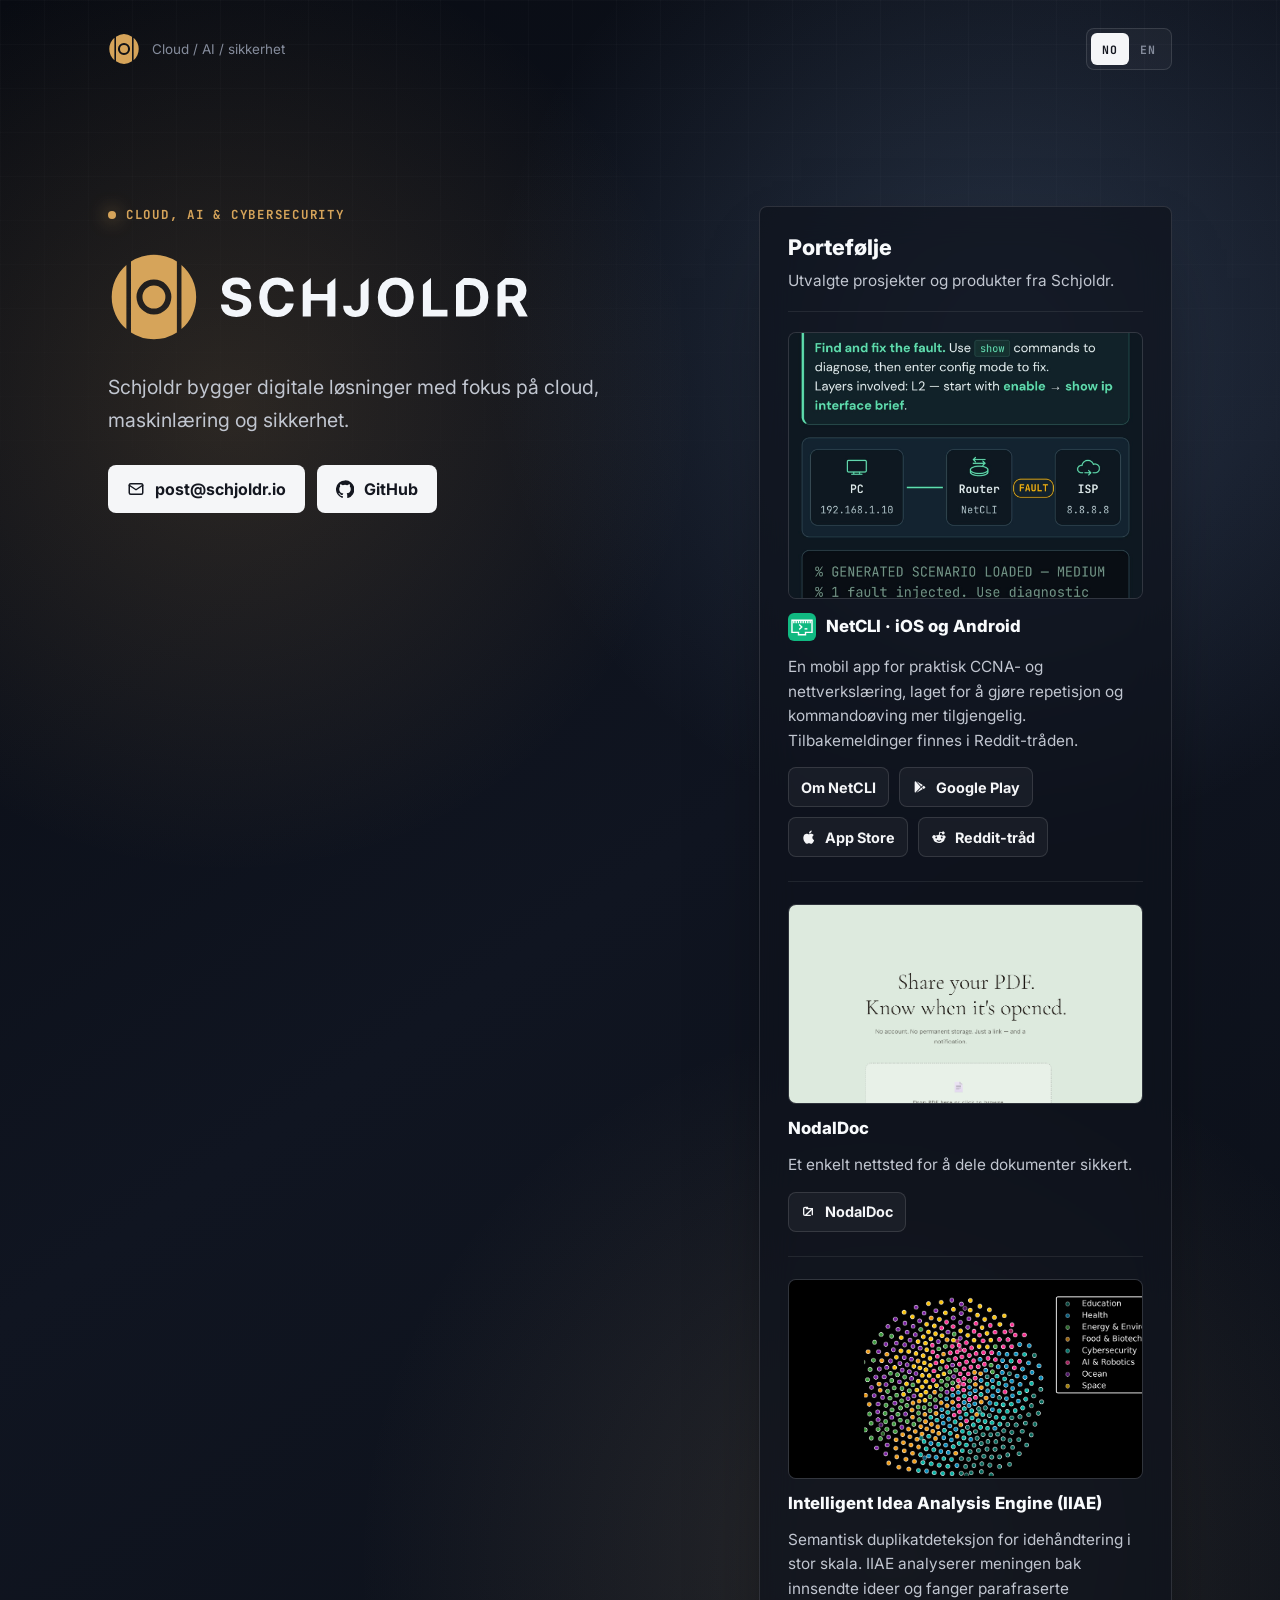
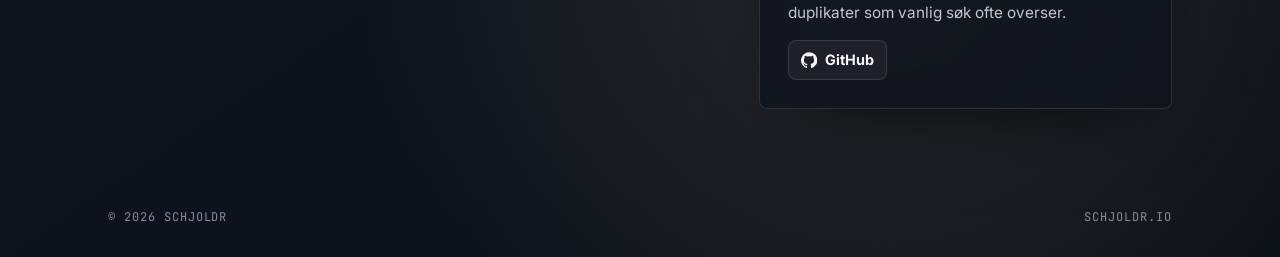
<file: index.html>
<!DOCTYPE html>
<html lang="no">
<head>
  <meta charset="UTF-8" />
  <meta name="viewport" content="width=device-width, initial-scale=1.0" />
  <title>Schjoldr</title>
  <meta name="description" content="Schjoldr bygger digitale løsninger med fokus på cloud, maskinlæring og sikkerhet." />
  <meta name="robots" content="noindex" />

  <meta property="og:title" content="Schjoldr" />
  <meta property="og:description" content="Digitale løsninger med fokus på cloud, maskinlæring og sikkerhet." />
  <meta property="og:type" content="website" />
  <meta property="og:url" content="https://schjoldr.io" />
  <meta property="og:image" content="https://schjoldr.io/assets/brand/og-image.png" />
  <meta property="og:image:width" content="1200" />
  <meta property="og:image:height" content="630" />

  <link rel="icon" href="assets/brand/favicon.ico" sizes="any" />
  <link rel="icon" type="image/svg+xml" href="assets/brand/favicon.svg" />
  <link rel="apple-touch-icon" href="assets/brand/icon-180.png" />

  <link rel="preconnect" href="https://fonts.googleapis.com" />
  <link rel="preconnect" href="https://fonts.gstatic.com" crossorigin />
  <link href="https://fonts.googleapis.com/css2?family=Inter:wght@400;500;600;700;800&family=JetBrains+Mono:wght@500;700&display=swap" rel="stylesheet" />

  <style>
    :root {
      --bg: #0a0d14;
      --panel: rgba(14, 18, 28, 0.72);
      --panel-strong: rgba(243, 239, 230, 0.96);
      --text: #f5f6f8;
      --text-soft: #c1c6d0;
      --text-dim: #858c9c;
      --ink: #141720;
      --border: rgba(255, 255, 255, 0.12);
      --accent: #8ab0e0;
      --gold: #c9b089;
      --bronze: #d6a45a;
      --shadow: 0 30px 80px -42px rgba(0, 0, 0, 0.9);
    }

    * {
      box-sizing: border-box;
      margin: 0;
      padding: 0;
    }

    html {
      min-height: 100%;
      background: var(--bg);
    }

    body {
      min-height: 100vh;
      font-family: "Inter", -apple-system, BlinkMacSystemFont, "Segoe UI", sans-serif;
      color: var(--text);
      background:
        radial-gradient(circle at 18% 22%, rgba(214, 164, 90, 0.16), transparent 26%),
        radial-gradient(circle at 78% 18%, rgba(138, 176, 224, 0.20), transparent 28%),
        radial-gradient(circle at 70% 84%, rgba(201, 176, 137, 0.15), transparent 30%),
        linear-gradient(145deg, #080b12 0%, #101521 48%, #0b0f17 100%);
      -webkit-font-smoothing: antialiased;
      overflow-x: hidden;
    }

    body::before {
      content: "";
      position: fixed;
      inset: 0;
      pointer-events: none;
      background-image:
        linear-gradient(rgba(255, 255, 255, 0.035) 1px, transparent 1px),
        linear-gradient(90deg, rgba(255, 255, 255, 0.035) 1px, transparent 1px);
      background-size: 44px 44px;
      mask-image: linear-gradient(to bottom, rgba(0, 0, 0, 0.58), transparent 70%);
    }

    .page {
      position: relative;
      z-index: 1;
      min-height: 100vh;
      display: grid;
      grid-template-rows: auto auto 1fr;
      align-content: start;
      gap: 28px;
      width: 100%;
      max-width: 1120px;
      margin: 0 auto;
      padding: 28px;
      overflow: visible;
    }

    header,
    footer {
      display: flex;
      align-items: center;
      justify-content: space-between;
      gap: 18px;
    }

    .header-actions {
      display: inline-flex;
      align-items: center;
      gap: 12px;
    }

    .brand {
      display: inline-flex;
      align-items: center;
      gap: 12px;
      color: inherit;
      text-decoration: none;
    }

    .brand-mark {
      display: block;
      width: 32px;
      height: 32px;
    }

    .brand-status {
      color: var(--text-dim);
      font-size: 0.84rem;
    }

    .language-toggle {
      display: inline-flex;
      align-items: center;
      min-height: 42px;
      padding: 4px;
      border: 1px solid var(--border);
      border-radius: 8px;
      background: rgba(255, 255, 255, 0.035);
    }

    .language-toggle button {
      min-width: 38px;
      min-height: 32px;
      padding: 0 10px;
      color: var(--text-dim);
      font: 700 0.72rem "JetBrains Mono", monospace;
      letter-spacing: 0.08em;
      text-transform: uppercase;
      border: 0;
      border-radius: 6px;
      background: transparent;
      cursor: pointer;
    }

    .language-toggle button[aria-pressed="true"] {
      color: var(--ink);
      background: var(--text);
    }

    main {
      display: grid;
      align-items: start;
      grid-template-columns: minmax(0, 1.05fr) minmax(320px, 0.75fr);
      gap: clamp(32px, 6vw, 72px);
      padding: clamp(72px, 12vh, 150px) 0 clamp(56px, 8vh, 100px);
    }

    main > * {
      min-width: 0;
    }

    .hero {
      display: grid;
      align-self: start;
      gap: 28px;
      width: 100%;
    }

    .eyebrow {
      display: inline-flex;
      align-items: center;
      width: fit-content;
      gap: 10px;
      color: var(--bronze);
      font-family: "JetBrains Mono", monospace;
      font-size: 0.78rem;
      font-weight: 700;
      letter-spacing: 0.14em;
      text-transform: uppercase;
    }

    .eyebrow::before {
      content: "";
      width: 8px;
      height: 8px;
      border-radius: 999px;
      background: var(--bronze);
      box-shadow: 0 0 18px rgba(214, 164, 90, 0.92);
    }

    h1 {
      max-width: 780px;
      font-size: clamp(3rem, 8vw, 6.6rem);
      line-height: 0.96;
      font-weight: 800;
      letter-spacing: 0;
      overflow-wrap: break-word;
    }

    .highlight {
      color: var(--accent);
    }

    .sr-only {
      position: absolute;
      width: 1px;
      height: 1px;
      padding: 0;
      margin: -1px;
      overflow: hidden;
      clip: rect(0, 0, 0, 0);
      white-space: nowrap;
      border: 0;
    }

    .hero-wordmark {
      width: min(100%, 420px);
      max-width: 100%;
    }

    .hero-wordmark img {
      display: block;
      width: 100%;
      height: auto;
    }

    .lead {
      width: 100%;
      max-width: 620px;
      color: var(--text-soft);
      font-size: clamp(1.05rem, 2vw, 1.22rem);
      line-height: 1.7;
      overflow-wrap: break-word;
    }

    .actions {
      display: flex;
      flex-wrap: wrap;
      gap: 12px;
    }

    .button {
      display: inline-flex;
      align-items: center;
      justify-content: center;
      gap: 10px;
      min-width: 0;
      min-height: 48px;
      padding: 0 18px;
      color: var(--ink);
      background: var(--text);
      border: 1px solid transparent;
      border-radius: 8px;
      font-weight: 700;
      text-decoration: none;
      transition: transform 0.2s ease, box-shadow 0.2s ease, border-color 0.2s ease;
    }

    .button:hover {
      transform: translateY(-2px);
      box-shadow: 0 18px 38px -24px rgba(245, 246, 248, 0.88);
    }

    .button.secondary {
      color: var(--text);
      background: rgba(255, 255, 255, 0.06);
      border-color: var(--border);
    }

    .button.secondary:hover {
      border-color: rgba(138, 176, 224, 0.58);
      box-shadow: 0 18px 38px -24px rgba(138, 176, 224, 0.7);
    }

    .button.pending {
      color: var(--text-dim);
      background: rgba(255, 255, 255, 0.035);
      border-color: rgba(255, 255, 255, 0.08);
      cursor: default;
    }

    .button.pending:hover {
      transform: none;
      box-shadow: none;
    }

    .button svg {
      width: 18px;
      height: 18px;
      flex: 0 0 auto;
    }

    .signal {
      position: relative;
      display: grid;
      gap: 18px;
      align-self: start;
      padding: clamp(18px, 3vw, 28px);
      background: var(--panel);
      border: 1px solid var(--border);
      border-radius: 8px;
      box-shadow: var(--shadow);
      backdrop-filter: blur(18px);
      overflow: hidden;
    }

    .portfolio-header {
      display: grid;
      gap: 8px;
      padding-bottom: 18px;
      border-bottom: 1px solid rgba(255, 255, 255, 0.08);
    }

    .portfolio-header h2 {
      color: #f8fafc;
      font-size: 1.35rem;
      line-height: 1.2;
      font-weight: 800;
      letter-spacing: 0;
    }

    .portfolio-header p {
      color: var(--text-soft);
      font-size: 0.96rem;
      line-height: 1.6;
    }

    .app-card {
      display: grid;
      gap: 14px;
      padding-top: 2px;
    }

    .app-card + .app-card {
      margin-top: 6px;
      border-top: 1px solid rgba(255, 255, 255, 0.08);
      padding-top: 22px;
    }

    .project-image {
      display: block;
      width: 100%;
      aspect-ratio: 16 / 9;
      object-fit: cover;
      object-position: top center;
      border: 1px solid rgba(255, 255, 255, 0.10);
      border-radius: 8px;
      background: rgba(255, 255, 255, 0.04);
    }

    .project-image-phone {
      aspect-ratio: 4 / 3;
      object-position: center 22%;
    }

    .app-card h2 {
      color: #f8fafc;
      font-size: 1.05rem;
      line-height: 1.25;
      font-weight: 800;
      letter-spacing: 0;
    }

    .app-title {
      display: flex;
      align-items: center;
      gap: 10px;
    }

    .app-title img {
      display: block;
      width: 28px;
      height: 28px;
    }

    .app-card p {
      color: var(--text-soft);
      font-size: 0.96rem;
      line-height: 1.6;
    }

    .mini-actions {
      display: flex;
      flex-wrap: wrap;
      gap: 10px;
    }

    .mini-link {
      display: inline-flex;
      align-items: center;
      justify-content: center;
      gap: 8px;
      min-height: 40px;
      padding: 0 12px;
      color: var(--text);
      text-decoration: none;
      font-size: 0.9rem;
      font-weight: 700;
      border: 1px solid var(--border);
      border-radius: 8px;
      background: rgba(255, 255, 255, 0.045);
      transition: border-color 0.2s ease, background 0.2s ease, transform 0.2s ease;
    }

    .mini-link:hover {
      transform: translateY(-1px);
      border-color: rgba(214, 164, 90, 0.58);
      background: rgba(214, 164, 90, 0.09);
    }

    .mini-link svg {
      width: 16px;
      height: 16px;
      flex: 0 0 auto;
    }

    footer {
      color: var(--text-dim);
      font-family: "JetBrains Mono", monospace;
      font-size: 0.75rem;
      letter-spacing: 0.08em;
      text-transform: uppercase;
      align-self: end;
      padding-bottom: 4px;
    }

    footer a {
      color: inherit;
      text-decoration: none;
    }

    footer a:hover {
      color: var(--text-soft);
      text-decoration: underline;
      text-underline-offset: 3px;
    }

    @media (max-width: 820px) {
      .page {
        padding: 20px 32px 20px 20px;
      }

      header,
      footer {
        align-items: flex-start;
        flex-direction: column;
      }

      .header-actions {
        align-items: flex-start;
        flex-direction: column;
      }

      main {
        grid-template-columns: 1fr;
        padding: 36px 0 48px;
      }

    }

    @media (max-width: 520px) {
      .actions {
        display: grid;
        grid-template-columns: 1fr;
        width: min(100%, 330px);
      }

      .lead {
        width: min(100%, 330px);
        font-size: 1rem;
        line-height: 1.58;
      }

      h1 {
        font-size: clamp(2.25rem, 10.5vw, 2.85rem);
        line-height: 1.02;
        word-break: normal;
      }

      .hero-wordmark {
        width: min(100%, 300px);
      }

      .button {
        width: 100%;
      }

      .signal {
        width: min(100%, 330px);
      }

    }
  </style>
</head>
<body>
  <div class="page">
    <header>
      <a class="brand" href="https://schjoldr.io" aria-label="Schjoldr forside" data-i18n-attr="aria-label:homeLabel">
        <img class="brand-mark" src="assets/brand/mark-on-dark.svg" alt="" width="32" height="32" />
        <span class="brand-status" data-i18n="brandStatus">Cloud / AI / sikkerhet</span>
      </a>

      <div class="header-actions">
        <div class="language-toggle" aria-label="Velg språk">
          <button type="button" data-lang="no" aria-pressed="true">NO</button>
          <button type="button" data-lang="en" aria-pressed="false">EN</button>
        </div>

      </div>
    </header>

    <main>
      <section class="hero" aria-labelledby="title">
        <p class="eyebrow" data-i18n="eyebrow">CLOUD, AI & CYBERSECURITY</p>
        <h1 id="title" class="sr-only">SCHJOLDR</h1>
        <div class="hero-wordmark" aria-hidden="true">
          <img src="assets/brand/lockup-on-dark.svg" alt="" width="796" height="174" />
        </div>
        <p class="lead" data-i18n="lead">
          Schjoldr bygger digitale løsninger med fokus på cloud, maskinlæring og sikkerhet.
        </p>

        <div class="actions" aria-label="Lenker" data-i18n-attr="aria-label:linksLabel">
          <a class="button" href="mailto:post@schjoldr.io">
            <svg viewBox="0 0 24 24" fill="none" stroke="currentColor" stroke-width="2" stroke-linecap="round" stroke-linejoin="round" aria-hidden="true">
              <rect x="3" y="5" width="18" height="14" rx="2" />
              <path d="m3 7 9 6 9-6" />
            </svg>
            post@schjoldr.io
          </a>

          <a class="button" href="https://github.com/cgarmann" target="_blank" rel="noopener noreferrer">
            <svg viewBox="0 0 24 24" fill="currentColor" aria-hidden="true">
              <path d="M12 .5a12 12 0 0 0-3.79 23.39c.6.11.82-.26.82-.58v-2.1c-3.34.73-4.04-1.42-4.04-1.42-.55-1.38-1.34-1.75-1.34-1.75-1.09-.74.08-.73.08-.73 1.2.09 1.84 1.24 1.84 1.24 1.07 1.83 2.8 1.3 3.49.99.11-.78.42-1.3.76-1.6-2.67-.3-5.47-1.33-5.47-5.92 0-1.31.47-2.38 1.24-3.22-.13-.3-.54-1.52.11-3.17 0 0 1-.32 3.3 1.23a11.43 11.43 0 0 1 6 0c2.29-1.55 3.3-1.23 3.3-1.23.65 1.65.24 2.87.12 3.17.77.84 1.23 1.91 1.23 3.22 0 4.6-2.81 5.62-5.49 5.92.43.37.82 1.1.82 2.22v3.29c0 .32.21.7.83.58A12 12 0 0 0 12 .5Z" />
            </svg>
            GitHub
          </a>

        </div>
      </section>

      <aside class="signal" aria-label="Portefølje" data-i18n-attr="aria-label:panelLabel">
        <div class="portfolio-header">
          <h2 data-i18n="portfolioTitle">Portefølje</h2>
          <p data-i18n="portfolioDescription">Utvalgte prosjekter og produkter fra Schjoldr.</p>
        </div>

        <div class="app-card">
          <img class="project-image project-image-phone" src="assets/images/netcli-terminal.jpg" alt="NetCLI app forhåndsvisning" data-i18n-attr="alt:netcliImageAlt" />
          <h2 class="app-title"><img src="assets/brand/netcli-icon.svg" alt="" width="28" height="28" /><span data-i18n="appTitle">NetCLI · iOS og Android</span></h2>
          <p data-i18n="appDescription">
            En mobil app for praktisk CCNA- og nettverkslæring, laget for å gjøre repetisjon og kommandoøving mer tilgjengelig. Tilbakemeldinger finnes i Reddit-tråden.
          </p>
          <div class="mini-actions" aria-label="NetCLI lenker" data-i18n-attr="aria-label:appLinksLabel">
            <a class="mini-link" href="netcli/" data-i18n="appWebsite">Om NetCLI</a>
            <a class="mini-link" href="https://play.google.com/store/apps/details?id=io.schjoldr.netcli&amp;pcampaignid=web_share" target="_blank" rel="noopener noreferrer">
              <svg viewBox="0 0 24 24" fill="currentColor" aria-hidden="true">
                <path d="M5.31 3.2A1.55 1.55 0 0 0 4 4.73v14.54c0 .54.28 1.03.74 1.31l8.33-8.4L5.31 3.2Zm8.73 7.99 2.19-2.2L6.67 3.51l7.37 7.68Zm2.2 3.82-2.2-2.2-7.37 7.68 9.57-5.48Zm1.15-4.95-2.38 2.4 2.38 2.4 1.78-1.02a1.55 1.55 0 0 0 0-2.76l-1.78-1.02Z" />
              </svg>
              Google Play
            </a>
            <a class="mini-link" href="https://apps.apple.com/app/netcli-network-cli-trainer/id6770298746" target="_blank" rel="noopener noreferrer">
              <svg viewBox="0 0 24 24" fill="currentColor" aria-hidden="true">
                <path d="M17.05 12.86c-.03-2.54 2.08-3.77 2.18-3.83-1.19-1.74-3.03-1.98-3.67-2-1.55-.16-3.05.93-3.84.93-.8 0-2.02-.91-3.32-.88-1.68.03-3.25.99-4.11 2.51-1.77 3.07-.45 7.59 1.25 10.07.85 1.21 1.84 2.57 3.14 2.52 1.27-.05 1.74-.81 3.27-.81 1.52 0 1.96.81 3.31.78 1.36-.02 2.22-1.22 3.04-2.44.98-1.39 1.38-2.77 1.4-2.84-.03-.01-2.66-1.02-2.69-4.01Zm-2.06-7.5c.69-.86 1.16-2.03 1.03-3.21-1 .04-2.25.69-2.98 1.54-.64.74-1.21 1.96-1.06 3.1 1.13.09 2.28-.57 2.99-1.43Z" />
              </svg>
              App Store
            </a>
            <a class="mini-link" href="https://www.reddit.com/r/ccna/comments/1t78y22/i_wanted_a_better_way_to_study_networking_on_my/" target="_blank" rel="noopener noreferrer">
              <svg viewBox="0 0 24 24" fill="currentColor" aria-hidden="true">
                <path d="M22 12.1a2.7 2.7 0 0 0-4.58-1.94 13.12 13.12 0 0 0-4.33-1.1l.73-3.44 2.39.51a2.1 2.1 0 1 0 .3-1.42l-3.09-.66a.74.74 0 0 0-.88.57l-.94 4.42a13.33 13.33 0 0 0-4.98 1.1A2.7 2.7 0 1 0 3.65 14.5c-.03.18-.05.37-.05.56 0 3.31 3.76 6 8.4 6s8.4-2.69 8.4-6c0-.19-.02-.38-.05-.56A2.7 2.7 0 0 0 22 12.1ZM7.86 14.1a1.38 1.38 0 1 1 0-2.76 1.38 1.38 0 0 1 0 2.76Zm7.36 3.85c-.92.92-2.69.99-3.22.99s-2.3-.07-3.22-.99a.74.74 0 1 1 1.05-1.05c.42.42 1.47.56 2.17.56s1.75-.14 2.17-.56a.74.74 0 0 1 1.05 1.05Zm.92-3.85a1.38 1.38 0 1 1 0-2.76 1.38 1.38 0 0 1 0 2.76Z" />
              </svg>
              <span data-i18n="redditLink">Reddit-tråd</span>
            </a>
          </div>
        </div>

        <div class="app-card">
          <img class="project-image" src="assets/images/nodaldoc-preview.png" alt="NodalDoc forhåndsvisning" data-i18n-attr="alt:nodalImageAlt" />
          <h2 data-i18n="nodalTitle">NodalDoc</h2>
          <p data-i18n="nodalDescription">
            Et enkelt nettsted for å dele dokumenter sikkert.
          </p>
          <div class="mini-actions" aria-label="NodalDoc lenker" data-i18n-attr="aria-label:nodalLinksLabel">
            <a class="mini-link" href="https://www.nodaldoc.io/" target="_blank" rel="noopener noreferrer">
              <svg viewBox="0 0 24 24" fill="none" stroke="currentColor" stroke-width="2" stroke-linecap="round" stroke-linejoin="round" aria-hidden="true">
                <path d="M7 17 17 7" />
                <path d="M8 7h9v9" />
                <path d="M14 17H6a2 2 0 0 1-2-2V7a2 2 0 0 1 2-2h4" />
              </svg>
              NodalDoc
            </a>
          </div>
        </div>

        <div class="app-card">
          <img class="project-image" src="assets/images/iiae-preview.png" alt="IIAE ideanalyse forhåndsvisning" data-i18n-attr="alt:iiaeImageAlt" />
          <h2 data-i18n="iiaeTitle">Intelligent Idea Analysis Engine (IIAE)</h2>
          <p data-i18n="iiaeDescription">
            Semantisk duplikatdeteksjon for idehåndtering i stor skala. IIAE analyserer meningen bak innsendte ideer og fanger parafraserte duplikater som vanlig søk ofte overser.
          </p>
          <div class="mini-actions" aria-label="IIAE lenker" data-i18n-attr="aria-label:iiaeLinksLabel">
            <a class="mini-link" href="https://github.com/cgarmann/Intelligent-Idea-Analysis-Engine-IIAE" target="_blank" rel="noopener noreferrer">
              <svg viewBox="0 0 24 24" fill="currentColor" aria-hidden="true">
                <path d="M12 .5a12 12 0 0 0-3.79 23.39c.6.11.82-.26.82-.58v-2.1c-3.34.73-4.04-1.42-4.04-1.42-.55-1.38-1.34-1.75-1.34-1.75-1.09-.74.08-.73.08-.73 1.2.09 1.84 1.24 1.84 1.24 1.07 1.83 2.8 1.3 3.49.99.11-.78.42-1.3.76-1.6-2.67-.3-5.47-1.33-5.47-5.92 0-1.31.47-2.38 1.24-3.22-.13-.3-.54-1.52.11-3.17 0 0 1-.32 3.3 1.23a11.43 11.43 0 0 1 6 0c2.29-1.55 3.3-1.23 3.3-1.23.65 1.65.24 2.87.12 3.17.77.84 1.23 1.91 1.23 3.22 0 4.6-2.81 5.62-5.49 5.92.43.37.82 1.1.82 2.22v3.29c0 .32.21.7.83.58A12 12 0 0 0 12 .5Z" />
              </svg>
              GitHub
            </a>
          </div>
        </div>
      </aside>
    </main>

    <footer>
      <span>© 2026 SCHJOLDR</span>
      <span>schjoldr.io</span>
    </footer>
  </div>
  <script>
    const translations = {
      no: {
        documentTitle: "Schjoldr",
        metaDescription: "Schjoldr bygger digitale løsninger med fokus på cloud, maskinlæring og sikkerhet.",
        brandStatus: "Cloud / AI / sikkerhet",
        eyebrow: "CLOUD, AI & CYBERSECURITY",
        lead: "Schjoldr bygger digitale løsninger med fokus på cloud, maskinlæring og sikkerhet.",
        portfolioTitle: "Portefølje",
        portfolioDescription: "Utvalgte prosjekter og produkter fra Schjoldr.",
        appTitle: "NetCLI · iOS og Android",
        appDescription: "En mobil app for praktisk CCNA- og nettverkslæring, laget for å gjøre repetisjon og kommandoøving mer tilgjengelig. Tilbakemeldinger finnes i Reddit-tråden.",
        netcliImageAlt: "NetCLI app forhåndsvisning",
        redditLink: "Reddit-tråd",
        appLinksLabel: "NetCLI lenker",
        appWebsite: "Om NetCLI",
        nodalTitle: "NodalDoc",
        nodalDescription: "Et enkelt nettsted for å dele dokumenter sikkert.",
        nodalImageAlt: "NodalDoc forhåndsvisning",
        nodalLinksLabel: "NodalDoc lenker",
        iiaeTitle: "Intelligent Idea Analysis Engine (IIAE)",
        iiaeDescription: "Semantisk duplikatdeteksjon for idehåndtering i stor skala. IIAE analyserer meningen bak innsendte ideer og fanger parafraserte duplikater som vanlig søk ofte overser.",
        iiaeImageAlt: "IIAE ideanalyse forhåndsvisning",
        iiaeLinksLabel: "IIAE lenker",
        linksLabel: "Lenker",
        languageLabel: "Velg språk",
        homeLabel: "Schjoldr forside",
        panelLabel: "Portefølje"
      },
      en: {
        documentTitle: "Schjoldr",
        metaDescription: "Schjoldr builds digital solutions with a focus on cloud, machine learning, and security.",
        brandStatus: "Cloud / AI / security",
        eyebrow: "CLOUD, AI & CYBERSECURITY",
        lead: "Schjoldr builds digital solutions with a focus on cloud, machine learning, and security.",
        portfolioTitle: "Portfolio",
        portfolioDescription: "Selected projects and products from Schjoldr.",
        appTitle: "NetCLI · iOS and Android",
        appDescription: "A mobile app for practical CCNA networking study, built to make review and command practice easier to access. User feedback is available in the Reddit thread.",
        netcliImageAlt: "NetCLI app preview",
        redditLink: "Reddit thread",
        appLinksLabel: "NetCLI links",
        appWebsite: "About NetCLI",
        nodalTitle: "NodalDoc",
        nodalDescription: "A lightweight site for sharing documents clearly and securely.",
        nodalImageAlt: "NodalDoc preview",
        nodalLinksLabel: "NodalDoc links",
        iiaeTitle: "Intelligent Idea Analysis Engine (IIAE)",
        iiaeDescription: "Semantic duplicate detection for idea management at scale. IIAE analyzes the meaning of submitted ideas and catches paraphrased duplicates that keyword search often misses.",
        iiaeImageAlt: "IIAE idea analysis preview",
        iiaeLinksLabel: "IIAE links",
        linksLabel: "Links",
        languageLabel: "Choose language",
        homeLabel: "Schjoldr home",
        panelLabel: "Portfolio"
      }
    };

    const languageButtons = document.querySelectorAll("[data-lang]");
    const metaDescription = document.querySelector('meta[name="description"]');

    function setLanguage(language) {
      const selected = translations[language] ? language : "no";
      const copy = translations[selected];

      document.documentElement.lang = selected;
      document.title = copy.documentTitle;
      metaDescription?.setAttribute("content", copy.metaDescription);

      document.querySelectorAll("[data-i18n]").forEach((element) => {
        element.textContent = copy[element.dataset.i18n];
      });

      document.querySelectorAll("[data-i18n-attr]").forEach((element) => {
        element.dataset.i18nAttr.split(",").forEach((pair) => {
          const [attribute, key] = pair.split(":");
          element.setAttribute(attribute, copy[key]);
        });
      });

      document.querySelector(".language-toggle")?.setAttribute("aria-label", copy.languageLabel);

      languageButtons.forEach((button) => {
        button.setAttribute("aria-pressed", String(button.dataset.lang === selected));
      });

      localStorage.setItem("schjoldr-language", selected);
    }

    languageButtons.forEach((button) => {
      button.addEventListener("click", () => setLanguage(button.dataset.lang));
    });

    setLanguage(localStorage.getItem("schjoldr-language") || "no");
  </script>
</body>
</html>
</file>
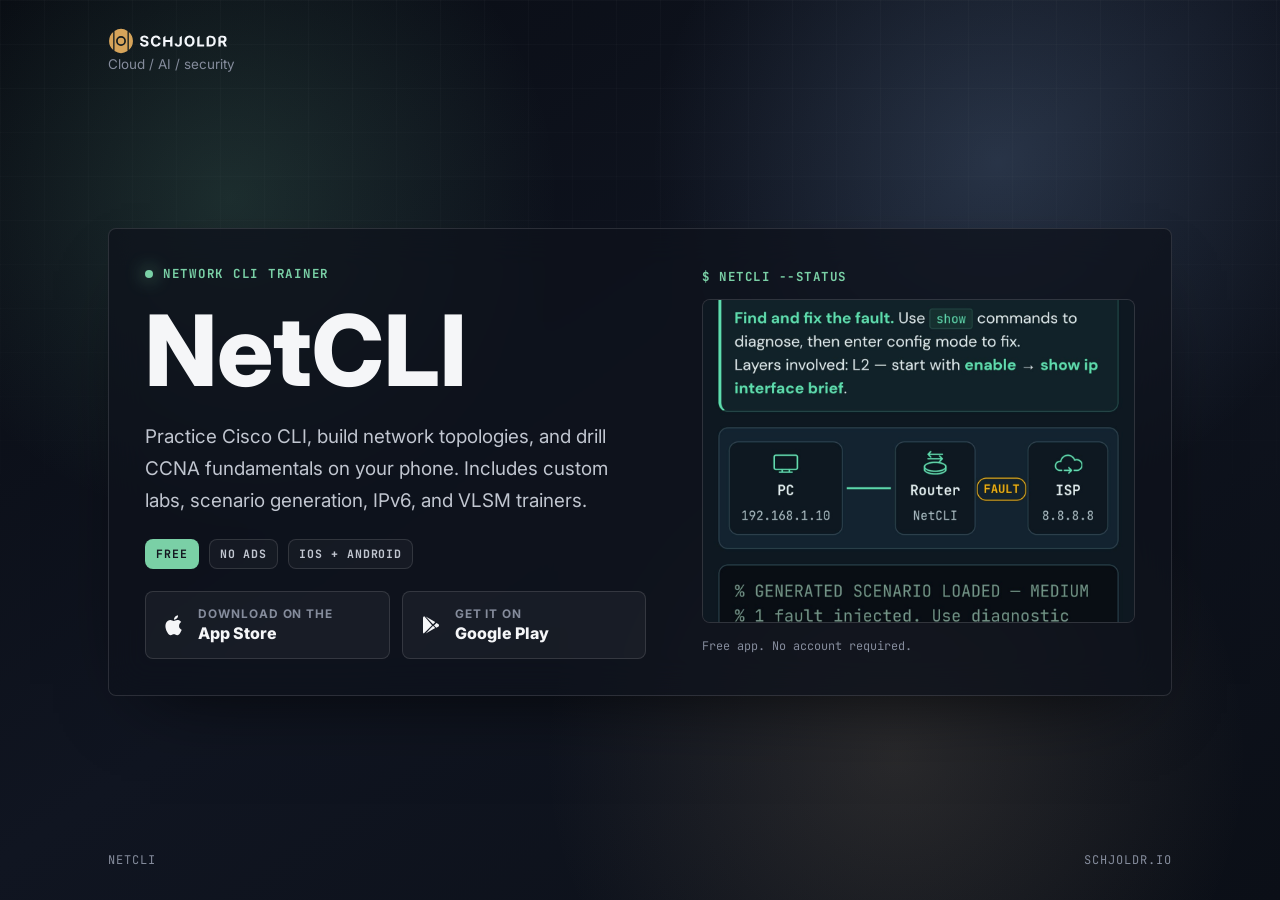
<file: link/index.html>
<!DOCTYPE html>
<html lang="en">
<head>
  <meta charset="UTF-8" />
  <meta name="viewport" content="width=device-width, initial-scale=1.0" />
  <title>NetCLI - Download</title>
  <meta name="description" content="Download NetCLI, a mobile CLI trainer for Cisco IOS practice, networking labs, IPv6, VLSM, and CCNA study." />
  <meta name="robots" content="index, follow" />

  <meta property="og:title" content="NetCLI - Download" />
  <meta property="og:description" content="Practice Cisco CLI and networking labs on iOS and Android." />
  <meta property="og:type" content="website" />
  <meta property="og:url" content="https://schjoldr.io/link/" />
  <meta property="og:image" content="https://schjoldr.io/assets/images/netcli-terminal.jpg" />

  <link rel="icon" href="../assets/brand/favicon.ico" sizes="any" />
  <link rel="icon" type="image/svg+xml" href="../assets/brand/favicon.svg" />
  <link rel="apple-touch-icon" href="../assets/brand/icon-180.png" />

  <link rel="preconnect" href="https://fonts.googleapis.com" />
  <link rel="preconnect" href="https://fonts.gstatic.com" crossorigin />
  <link href="https://fonts.googleapis.com/css2?family=Inter:wght@400;500;600;700;800&family=JetBrains+Mono:wght@500;700&display=swap" rel="stylesheet" />

  <style>
    :root {
      --bg: #0a0d14;
      --panel: rgba(14, 18, 28, 0.74);
      --text: #f5f6f8;
      --text-soft: #c1c6d0;
      --text-dim: #858c9c;
      --ink: #141720;
      --border: rgba(255, 255, 255, 0.12);
      --accent: #8ab0e0;
      --green: #7ad0a6;
      --shadow: 0 30px 80px -42px rgba(0, 0, 0, 0.9);
    }

    * {
      box-sizing: border-box;
      margin: 0;
      padding: 0;
    }

    html {
      min-height: 100%;
      background: var(--bg);
    }

    body {
      min-height: 100vh;
      font-family: "Inter", -apple-system, BlinkMacSystemFont, "Segoe UI", sans-serif;
      color: var(--text);
      background:
        radial-gradient(circle at 18% 22%, rgba(122, 208, 166, 0.16), transparent 26%),
        radial-gradient(circle at 78% 18%, rgba(138, 176, 224, 0.20), transparent 28%),
        radial-gradient(circle at 70% 84%, rgba(201, 176, 137, 0.15), transparent 30%),
        linear-gradient(145deg, #080b12 0%, #101521 48%, #0b0f17 100%);
      -webkit-font-smoothing: antialiased;
      overflow-x: hidden;
    }

    body::before {
      content: "";
      position: fixed;
      inset: 0;
      pointer-events: none;
      background-image:
        linear-gradient(rgba(255, 255, 255, 0.035) 1px, transparent 1px),
        linear-gradient(90deg, rgba(255, 255, 255, 0.035) 1px, transparent 1px);
      background-size: 44px 44px;
      mask-image: linear-gradient(to bottom, rgba(0, 0, 0, 0.62), transparent 72%);
    }

    .page {
      position: relative;
      z-index: 1;
      min-height: 100vh;
      display: grid;
      grid-template-rows: auto 1fr auto;
      gap: 28px;
      width: 100%;
      max-width: 1120px;
      margin: 0 auto;
      padding: 28px;
    }

    header,
    footer {
      display: flex;
      align-items: center;
      justify-content: space-between;
      gap: 18px;
    }

    .brand {
      display: inline-flex;
      align-items: center;
      color: inherit;
      text-decoration: none;
    }

    .brand-text {
      display: grid;
      gap: 2px;
    }

    .brand-lockup {
      display: block;
      width: auto;
      height: 26px;
    }

    .brand-status,
    footer {
      color: var(--text-dim);
      font-size: 0.84rem;
    }

    main {
      display: grid;
      align-items: center;
      padding: clamp(42px, 8vh, 92px) 0;
    }

    .download-panel {
      display: grid;
      grid-template-columns: minmax(0, 0.95fr) minmax(280px, 0.82fr);
      gap: clamp(24px, 5vw, 56px);
      align-items: center;
      padding: clamp(20px, 4vw, 36px);
      background: var(--panel);
      border: 1px solid var(--border);
      border-radius: 8px;
      box-shadow: var(--shadow);
      backdrop-filter: blur(18px);
    }

    .copy {
      display: grid;
      gap: 22px;
    }

    .eyebrow {
      display: inline-flex;
      align-items: center;
      width: fit-content;
      gap: 10px;
      color: var(--green);
      font-family: "JetBrains Mono", monospace;
      font-size: 0.78rem;
      font-weight: 700;
      letter-spacing: 0.14em;
      text-transform: uppercase;
    }

    .eyebrow::before {
      content: "";
      width: 8px;
      height: 8px;
      border-radius: 999px;
      background: var(--green);
      box-shadow: 0 0 18px rgba(122, 208, 166, 0.92);
    }

    h1 {
      max-width: 620px;
      font-size: clamp(3.25rem, 8vw, 6.15rem);
      line-height: 0.96;
      font-weight: 800;
      letter-spacing: 0;
      overflow-wrap: break-word;
    }

    .lead {
      max-width: 580px;
      color: var(--text-soft);
      font-size: clamp(1.02rem, 2vw, 1.18rem);
      line-height: 1.7;
    }

    .badges {
      display: flex;
      flex-wrap: wrap;
      gap: 10px;
    }

    .badge {
      display: inline-flex;
      align-items: center;
      min-height: 30px;
      padding: 0 10px;
      color: var(--text-soft);
      font-family: "JetBrains Mono", monospace;
      font-size: 0.72rem;
      font-weight: 700;
      letter-spacing: 0.08em;
      text-transform: uppercase;
      border: 1px solid var(--border);
      border-radius: 8px;
      background: rgba(255, 255, 255, 0.035);
    }

    .badge.highlight {
      color: var(--ink);
      background: var(--green);
      border-color: transparent;
    }

    .actions {
      display: grid;
      grid-template-columns: repeat(2, minmax(0, 1fr));
      gap: 12px;
      width: min(100%, 520px);
    }

    .store-link {
      display: flex;
      align-items: center;
      gap: 12px;
      min-height: 68px;
      padding: 0 16px;
      color: var(--text);
      text-decoration: none;
      border: 1px solid var(--border);
      border-radius: 8px;
      background: rgba(255, 255, 255, 0.045);
      transition: border-color 0.2s ease, background 0.2s ease, transform 0.2s ease;
    }

    .store-link:hover {
      transform: translateY(-2px);
      border-color: rgba(122, 208, 166, 0.58);
      background: rgba(122, 208, 166, 0.09);
    }

    .store-link svg {
      width: 24px;
      height: 24px;
      flex: 0 0 auto;
    }

    .store-copy {
      display: grid;
      gap: 2px;
      min-width: 0;
    }

    .store-kicker {
      color: var(--text-dim);
      font-size: 0.74rem;
      font-weight: 700;
      text-transform: uppercase;
      letter-spacing: 0.08em;
    }

    .store-name {
      color: var(--text);
      font-size: 1rem;
      font-weight: 800;
    }

    .preview {
      display: grid;
      gap: 14px;
    }

    .terminal-label {
      color: var(--green);
      font-family: "JetBrains Mono", monospace;
      font-size: 0.78rem;
      font-weight: 700;
      letter-spacing: 0.12em;
      text-transform: uppercase;
    }

    .preview img {
      display: block;
      width: 100%;
      aspect-ratio: 4 / 3;
      object-fit: cover;
      object-position: center 22%;
      border: 1px solid rgba(255, 255, 255, 0.10);
      border-radius: 8px;
      background: rgba(255, 255, 255, 0.04);
    }

    .preview-note {
      color: var(--text-dim);
      font-family: "JetBrains Mono", monospace;
      font-size: 0.74rem;
      line-height: 1.6;
    }

    footer {
      font-family: "JetBrains Mono", monospace;
      font-size: 0.75rem;
      letter-spacing: 0.08em;
      text-transform: uppercase;
      padding-bottom: 4px;
    }

    footer a {
      color: inherit;
      text-decoration: none;
    }

    footer a:hover {
      color: var(--text-soft);
      text-decoration: underline;
      text-underline-offset: 3px;
    }

    @media (max-width: 840px) {
      .page {
        padding: 20px;
      }

      header,
      footer {
        align-items: flex-start;
        flex-direction: column;
      }

      main {
        padding: 24px 0 42px;
      }

      .download-panel {
        grid-template-columns: 1fr;
      }
    }

    @media (max-width: 560px) {
      h1 {
        font-size: clamp(2.8rem, 16vw, 3.8rem);
      }

      .lead {
        font-size: 1rem;
        line-height: 1.58;
      }

      .actions {
        grid-template-columns: 1fr;
      }

      .store-link {
        width: 100%;
      }
    }
  </style>
</head>
<body>
  <div class="page">
    <header>
      <a class="brand" href="https://schjoldr.io" aria-label="Schjoldr home">
        <span class="brand-text">
          <img class="brand-lockup" src="../assets/brand/lockup-on-dark.svg" alt="Schjoldr" width="119" height="26" />
          <span class="brand-status">Cloud / AI / security</span>
        </span>
      </a>
    </header>

    <main>
      <section class="download-panel" aria-labelledby="title">
        <div class="copy">
          <p class="eyebrow">Network CLI trainer</p>
          <h1 id="title">NetCLI</h1>
          <p class="lead">
            Practice Cisco CLI, build network topologies, and drill CCNA fundamentals on your phone. Includes custom labs, scenario generation, IPv6, and VLSM trainers.
          </p>

          <div class="badges" aria-label="App highlights">
            <span class="badge highlight">Free</span>
            <span class="badge">No ads</span>
            <span class="badge">iOS + Android</span>
          </div>

          <div class="actions" aria-label="Download NetCLI">
            <a class="store-link" href="https://apps.apple.com/app/netcli-network-cli-trainer/id6770298746" target="_blank" rel="noopener noreferrer">
              <svg viewBox="0 0 24 24" fill="currentColor" aria-hidden="true">
                <path d="M17.05 12.86c-.03-2.54 2.08-3.77 2.18-3.83-1.19-1.74-3.03-1.98-3.67-2-1.55-.16-3.05.93-3.84.93-.8 0-2.02-.91-3.32-.88-1.68.03-3.25.99-4.11 2.51-1.77 3.07-.45 7.59 1.25 10.07.85 1.21 1.84 2.57 3.14 2.52 1.27-.05 1.74-.81 3.27-.81 1.52 0 1.96.81 3.31.78 1.36-.02 2.22-1.22 3.04-2.44.98-1.39 1.38-2.77 1.4-2.84-.03-.01-2.66-1.02-2.69-4.01Zm-2.06-7.5c.69-.86 1.16-2.03 1.03-3.21-1 .04-2.25.69-2.98 1.54-.64.74-1.21 1.96-1.06 3.1 1.13.09 2.28-.57 2.99-1.43Z" />
              </svg>
              <span class="store-copy">
                <span class="store-kicker">Download on the</span>
                <span class="store-name">App Store</span>
              </span>
            </a>

            <a class="store-link" href="https://play.google.com/store/apps/details?id=io.schjoldr.netcli&amp;pcampaignid=web_share" target="_blank" rel="noopener noreferrer">
              <svg viewBox="0 0 24 24" fill="currentColor" aria-hidden="true">
                <path d="M5.31 3.2A1.55 1.55 0 0 0 4 4.73v14.54c0 .54.28 1.03.74 1.31l8.33-8.4L5.31 3.2Zm8.73 7.99 2.19-2.2L6.67 3.51l7.37 7.68Zm2.2 3.82-2.2-2.2-7.37 7.68 9.57-5.48Zm1.15-4.95-2.38 2.4 2.38 2.4 1.78-1.02a1.55 1.55 0 0 0 0-2.76l-1.78-1.02Z" />
              </svg>
              <span class="store-copy">
                <span class="store-kicker">Get it on</span>
                <span class="store-name">Google Play</span>
              </span>
            </a>
          </div>
        </div>

        <div class="preview" aria-label="NetCLI app preview">
          <p class="terminal-label">$ netcli --status</p>
          <img src="../assets/images/netcli-terminal.jpg" alt="NetCLI app preview" />
          <p class="preview-note">Free app. No account required.</p>
        </div>
      </section>
    </main>

    <footer>
      <span>NetCLI</span>
      <a href="https://schjoldr.io">schjoldr.io</a>
    </footer>
  </div>
</body>
</html>
</file>
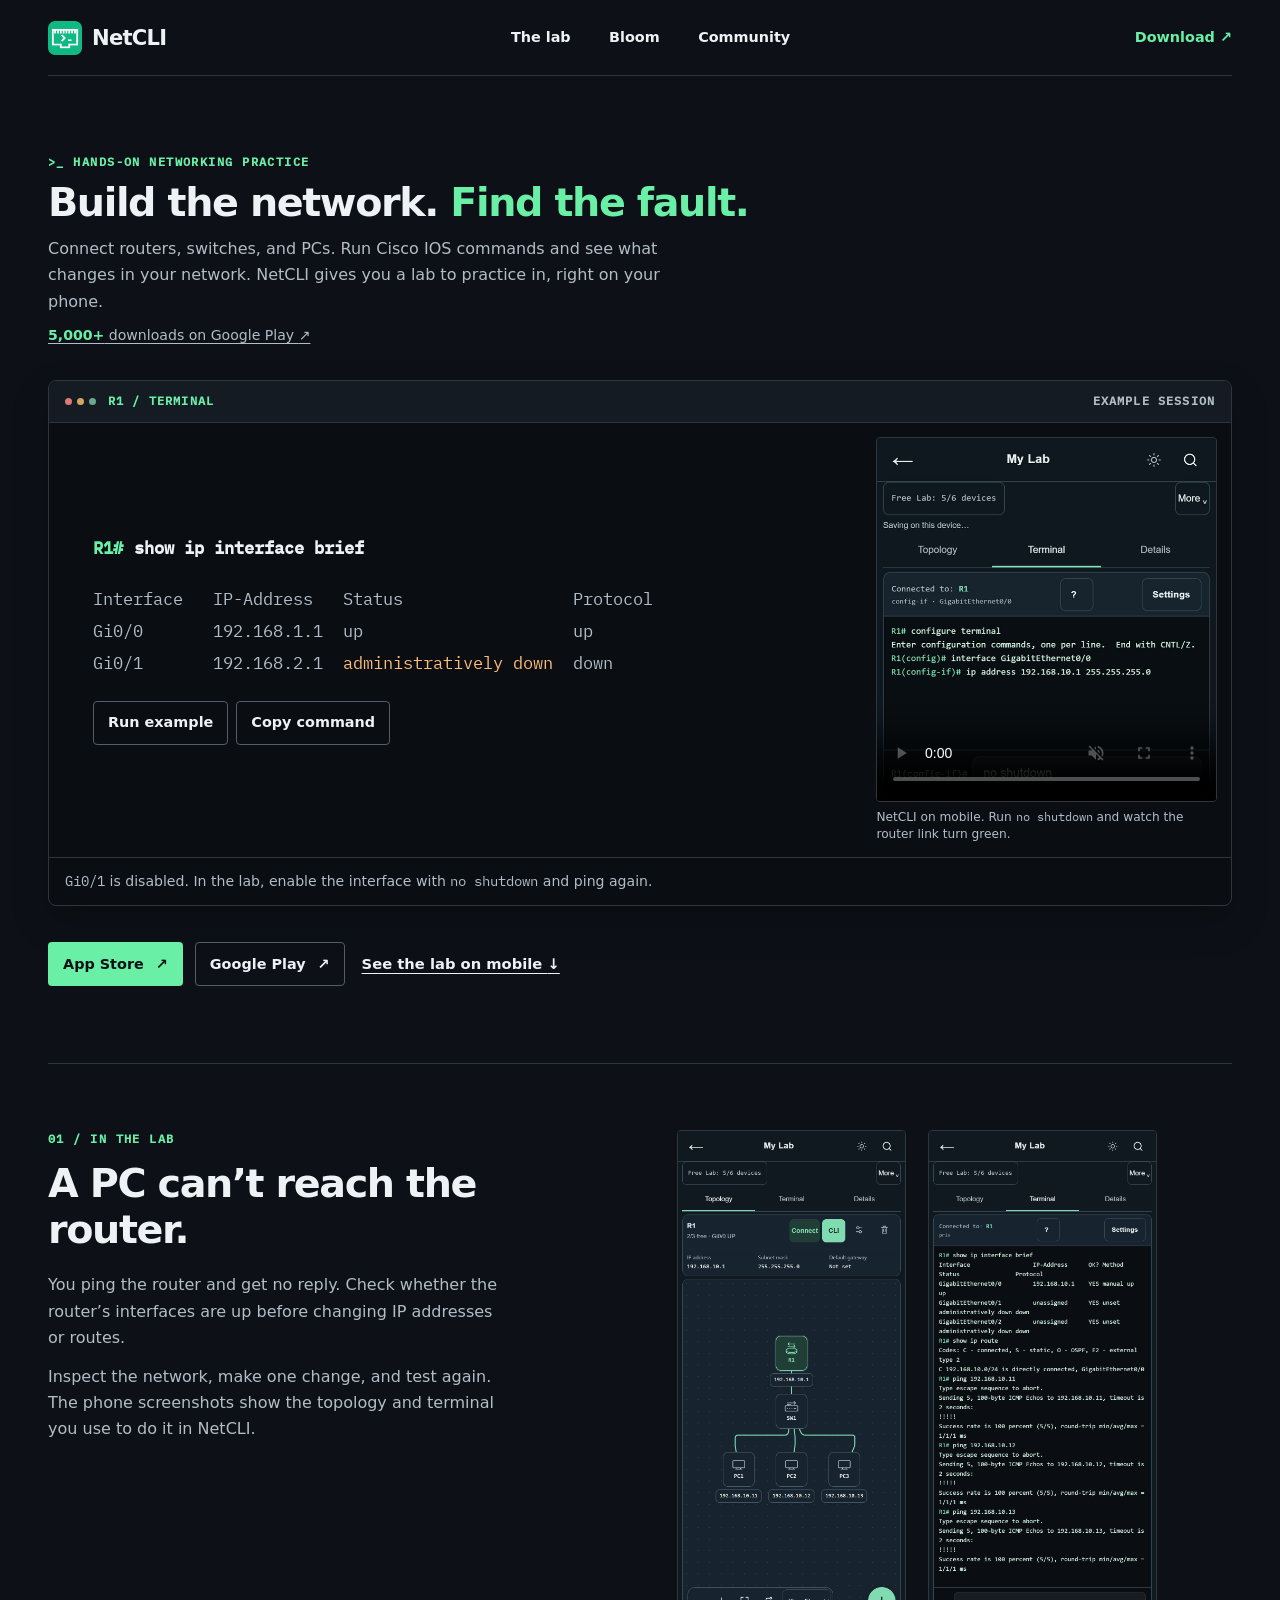
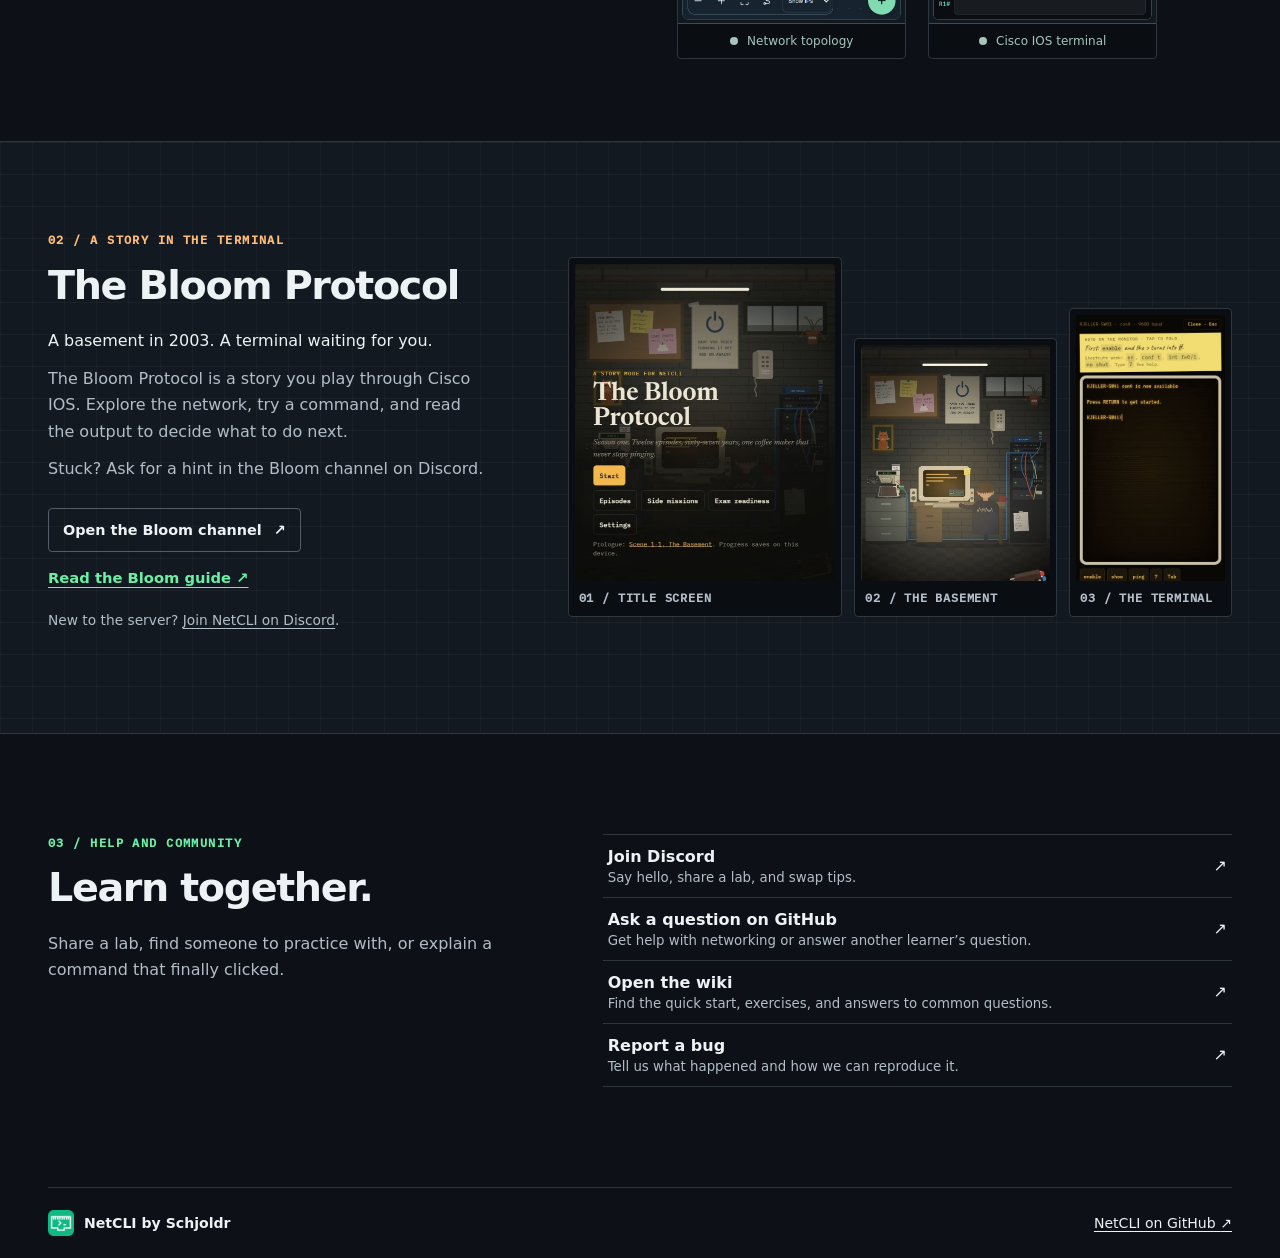
<file: netcli/index.html>
<!doctype html>
<html lang="en">
<head>
  <meta charset="utf-8">
  <meta name="viewport" content="width=device-width, initial-scale=1">
  <title>NetCLI – Hands-on networking practice</title>
  <meta name="description" content="Build networks, practice Cisco IOS commands, and troubleshoot hands-on labs. Play The Bloom Protocol and learn with the NetCLI community.">
  <link rel="canonical" href="https://schjoldr.io/netcli/">
  <link rel="icon" href="assets/netcli.png">
  <link rel="stylesheet" href="style.css?v=mobile-demo">
  <meta name="theme-color" content="#0d1117">
  <script src="terminal.js?v=mobile-demo" defer></script>
  <meta property="og:type" content="website">
  <meta property="og:title" content="NetCLI – Hands-on networking practice">
  <meta property="og:description" content="Build networks in practical labs, play The Bloom Protocol, and learn with other people practicing networking.">
  <meta property="og:url" content="https://schjoldr.io/netcli/">
  <meta property="og:image" content="https://schjoldr.io/netcli/assets/social-preview.png">
  <meta name="twitter:card" content="summary_large_image">
</head>
<body>
  <a class="skip" href="#content">Skip to content</a>
  <header class="masthead shell">
    <a class="brand" href="#content">
      <img src="assets/netcli.png" width="34" height="34" alt="">
      NetCLI
    </a>
    <nav aria-label="Main menu">
      <a href="#lab">The lab</a>
      <a href="#bloom">Bloom</a>
      <a href="#community">Community</a>
    </nav>
    <a class="header-cta" href="#download">Download <span aria-hidden="true">↗</span></a>
  </header>

  <main id="content">
    <section class="hero shell" aria-labelledby="hero-title">
      <div class="hero-copy">
        <p class="eyebrow"><span aria-hidden="true">&gt;_</span> Hands-on networking practice</p>
        <h1 id="hero-title">Build the network. <em>Find the fault.</em></h1>
        <p class="lede">Connect routers, switches, and PCs. Run Cisco IOS commands and see what changes in your network. NetCLI gives you a lab to practice in, right on your phone.</p>
        <a class="store-proof" href="https://play.google.com/store/apps/details?id=io.schjoldr.netcli"><strong>5,000+</strong> downloads on Google Play <span aria-hidden="true">↗</span></a>
      </div>
      <section class="exercise" aria-labelledby="demo-title">
        <div class="frame-bar">
          <div class="window-title">
            <span class="window-lights" aria-hidden="true"><span></span><span></span><span></span></span>
            <h2 id="demo-title">R1 / TERMINAL</h2>
          </div>
          <span>EXAMPLE SESSION</span>
        </div>
        <div class="demo-layout">
          <div class="terminal-demo">
            <p class="terminal-command"><span aria-hidden="true">R1#</span> <code id="demo-command">show ip interface brief</code></p>
            <div id="demo-output" class="terminal-output">
              <pre tabindex="0" aria-label="Example interface status output"><code>Interface   IP-Address   Status                 Protocol
Gi0/0       192.168.1.1  up                     up
Gi0/1       192.168.2.1  <span>administratively down</span>  down</code></pre>
            </div>
            <div class="terminal-actions" id="demo-actions" hidden>
              <button type="button" class="button outline" id="run-demo">Run example</button>
              <button type="button" class="button outline" id="copy-demo">Copy command</button>
              <span id="demo-status" role="status"></span>
            </div>
          </div>
          <figure class="mobile-demo">
            <video id="mobile-demo" width="672" height="720" muted loop playsinline controls preload="none" poster="assets/netcli-no-shutdown.jpg" aria-labelledby="mobile-demo-caption">
              <source src="assets/netcli-no-shutdown.mp4" type="video/mp4">
            </video>
            <figcaption id="mobile-demo-caption">NetCLI on mobile. Run <code>no shutdown</code> and watch the router link turn green.</figcaption>
          </figure>
        </div>
        <p class="exercise-note"><code>Gi0/1</code> is disabled. In the lab, enable the interface with <code>no shutdown</code> and ping again.</p>
      </section>
      <div class="actions hero-actions" id="download" aria-label="Download NetCLI">
        <a class="button primary" href="https://apps.apple.com/app/id6770298746">App Store <span aria-hidden="true">↗</span></a>
        <a class="button outline" href="https://play.google.com/store/apps/details?id=io.schjoldr.netcli">Google Play <span aria-hidden="true">↗</span></a>
        <a class="text-link" href="#lab">See the lab on mobile <span aria-hidden="true">↓</span></a>
      </div>
    </section>

    <section class="practice shell" id="lab" aria-labelledby="lab-title">
      <div>
        <p class="eyebrow">01 / In the lab</p>
        <h2 id="lab-title">A PC can’t reach the router.</h2>
        <p>You ping the router and get no reply. Check whether the router’s interfaces are up before changing IP addresses or routes.</p>
        <p>Inspect the network, make one change, and test again. The phone screenshots show the topology and terminal you use to do it in NetCLI.</p>
      </div>
      <div class="mobile-shots" aria-label="NetCLI on a phone">
        <figure class="lab-frame">
          <img src="assets/mobile-topology.png" width="860" height="1864" alt="NetCLI on a phone showing a router, a switch, and three PCs in My Lab">
          <figcaption><span class="signal"></span> Network topology</figcaption>
        </figure>
        <figure class="lab-frame">
          <img src="assets/mobile-terminal.png" width="860" height="1864" alt="NetCLI on a phone showing interface status and successful ping results in the router terminal">
          <figcaption><span class="signal"></span> Cisco IOS terminal</figcaption>
        </figure>
      </div>
    </section>

    <section class="bloom" id="bloom" aria-labelledby="bloom-title">
      <div class="shell bloom-grid">
        <div class="bloom-copy">
          <p class="eyebrow">02 / A story in the terminal</p>
          <h2 id="bloom-title">The Bloom Protocol</h2>
          <p class="bloom-lede">A basement in 2003. A terminal waiting for you.</p>
          <p>The Bloom Protocol is a story you play through Cisco IOS. Explore the network, try a command, and read the output to decide what to do next.</p>
          <p>Stuck? Ask for a hint in the Bloom channel on Discord.</p>
          <div class="actions">
            <a class="button outline" href="https://discord.com/channels/1563927892025413784/1568258866641371229">Open the Bloom channel <span aria-hidden="true">↗</span></a>
            <a class="text-link" href="https://github.com/Schjoldr/netcli/wiki/The-Bloom-Protocol">Read the Bloom guide <span aria-hidden="true">↗</span></a>
          </div>
          <p class="bloom-note">New to the server? <a href="https://discord.gg/c8bkfMB3N">Join NetCLI on Discord</a>.</p>
        </div>
        <div class="bloom-shots">
          <figure class="bloom-title-shot">
            <img src="assets/bloom-title-screen.png" width="520" height="633" alt="The Bloom Protocol title screen showing the basement, the Start button, and the season menu" loading="lazy">
            <figcaption>01 / Title screen</figcaption>
          </figure>
          <figure>
            <img src="assets/bloom-basement.jpg" width="358" height="446" alt="The basement in 2003 with a glowing terminal on the workbench" loading="lazy">
            <figcaption>02 / The basement</figcaption>
          </figure>
          <figure>
            <img src="assets/bloom-terminal.png" width="402" height="719" alt="The prologue terminal with a yellow hint note" loading="lazy">
            <figcaption>03 / The terminal</figcaption>
          </figure>
        </div>
      </div>
    </section>

    <section class="community shell" id="community" aria-labelledby="community-title">
      <div>
        <p class="eyebrow">03 / Help and community</p>
        <h2 id="community-title">Learn together.</h2>
        <p>Share a lab, find someone to practice with, or explain a command that finally clicked.</p>
      </div>
      <ul class="resources">
        <li><a href="https://discord.gg/c8bkfMB3N"><span><strong>Join Discord</strong><small>Say hello, share a lab, and swap tips.</small></span><span aria-hidden="true">↗</span></a></li>
        <li><a href="https://github.com/Schjoldr/netcli/discussions/categories/q-a"><span><strong>Ask a question on GitHub</strong><small>Get help with networking or answer another learner’s question.</small></span><span aria-hidden="true">↗</span></a></li>
        <li><a href="https://github.com/Schjoldr/netcli/wiki"><span><strong>Open the wiki</strong><small>Find the quick start, exercises, and answers to common questions.</small></span><span aria-hidden="true">↗</span></a></li>
        <li><a href="https://github.com/Schjoldr/netcli/issues/new/choose"><span><strong>Report a bug</strong><small>Tell us what happened and how we can reproduce it.</small></span><span aria-hidden="true">↗</span></a></li>
      </ul>
    </section>
  </main>

  <footer class="site-footer shell">
    <a class="brand" href="/"><img src="assets/netcli.png" width="26" height="26" alt=""> NetCLI by Schjoldr</a>
    <a href="https://github.com/Schjoldr/netcli">NetCLI on GitHub <span aria-hidden="true">↗</span></a>
  </footer>
</body>
</html>
</file>
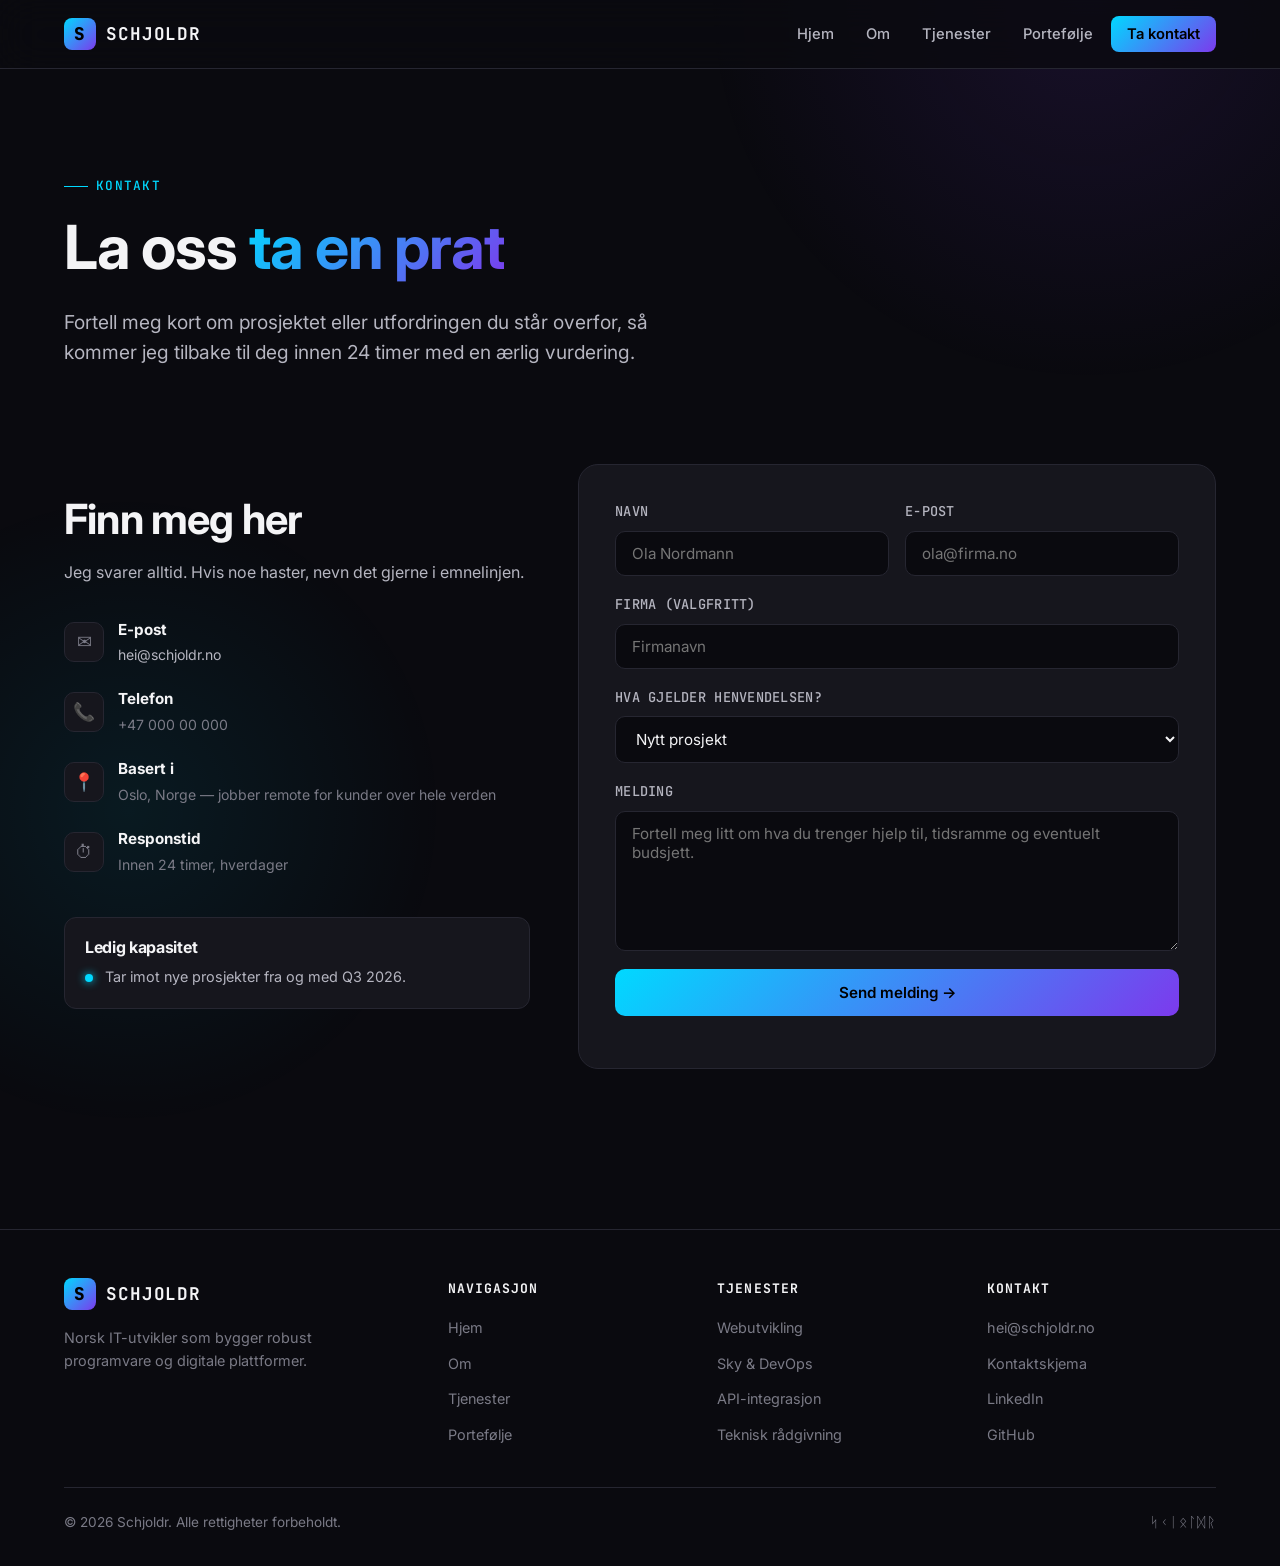
<file: kontakt.html>
<!DOCTYPE html>
<html lang="no">
<head>
  <meta charset="UTF-8" />
  <meta name="viewport" content="width=device-width, initial-scale=1.0" />
  <title>Kontakt — Schjoldr</title>
  <meta name="description" content="Ta kontakt med Schjoldr for utvikling, rådgivning eller bare en prat om tekniske muligheter." />
  <link rel="preconnect" href="https://fonts.googleapis.com" />
  <link rel="preconnect" href="https://fonts.gstatic.com" crossorigin />
  <link href="https://fonts.googleapis.com/css2?family=Inter:wght@400;500;600;700&family=JetBrains+Mono:wght@400;500;600;700&display=swap" rel="stylesheet" />
  <link rel="stylesheet" href="styles.css" />
</head>
<body>

  <header class="nav">
    <div class="nav-inner">
      <a href="index.html" class="logo">
        <span class="logo-mark">S</span>
        SCHJOLDR
      </a>
      <button class="nav-toggle" aria-label="Meny" aria-expanded="false">☰</button>
      <ul class="nav-links">
        <li><a href="index.html">Hjem</a></li>
        <li><a href="om.html">Om</a></li>
        <li><a href="tjenester.html">Tjenester</a></li>
        <li><a href="portefolje.html">Portefølje</a></li>
        <li><a href="kontakt.html" class="nav-cta active">Ta kontakt</a></li>
      </ul>
    </div>
  </header>

  <section class="hero" style="padding-bottom: 40px;">
    <div class="container">
      <span class="eyebrow">Kontakt</span>
      <h1>La oss <span class="gradient-text">ta en prat</span></h1>
      <p class="hero-lead">
        Fortell meg kort om prosjektet eller utfordringen du står overfor, så kommer jeg tilbake
        til deg innen 24 timer med en ærlig vurdering.
      </p>
    </div>
  </section>

  <section style="padding-top: 20px;">
    <div class="container">
      <div class="contact-grid">

        <div class="contact-info">
          <h2>Finn meg her</h2>
          <p>Jeg svarer alltid. Hvis noe haster, nevn det gjerne i emnelinjen.</p>

          <ul class="contact-list">
            <li>
              <span class="icon">✉</span>
              <div>
                <strong>E-post</strong>
                <a href="mailto:hei@schjoldr.no" style="color: var(--text-soft); font-size: 0.88rem;">hei@schjoldr.no</a>
              </div>
            </li>
            <li>
              <span class="icon">📞</span>
              <div>
                <strong>Telefon</strong>
                <span>+47 000 00 000</span>
              </div>
            </li>
            <li>
              <span class="icon">📍</span>
              <div>
                <strong>Basert i</strong>
                <span>Oslo, Norge — jobber remote for kunder over hele verden</span>
              </div>
            </li>
            <li>
              <span class="icon">⏱</span>
              <div>
                <strong>Responstid</strong>
                <span>Innen 24 timer, hverdager</span>
              </div>
            </li>
          </ul>

          <div style="margin-top: 40px; padding: 20px; background: var(--surface); border: 1px solid var(--border); border-radius: 12px;">
            <h4 style="font-size: 1rem; margin-bottom: 8px;">Ledig kapasitet</h4>
            <p style="font-size: 0.9rem; color: var(--text-soft); margin: 0;">
              <span style="display: inline-block; width: 8px; height: 8px; border-radius: 50%; background: #00d9ff; margin-right: 8px; box-shadow: 0 0 8px #00d9ff;"></span>
              Tar imot nye prosjekter fra og med Q3 2026.
            </p>
          </div>
        </div>

        <form class="form" id="kontakt-form" novalidate>
          <div class="form-row">
            <div class="field" style="margin-bottom: 0;">
              <label for="navn">NAVN</label>
              <input type="text" id="navn" name="navn" required placeholder="Ola Nordmann" />
            </div>
            <div class="field" style="margin-bottom: 0;">
              <label for="e-post">E-POST</label>
              <input type="email" id="e-post" name="e-post" required placeholder="ola@firma.no" />
            </div>
          </div>

          <div class="field">
            <label for="firma">FIRMA (VALGFRITT)</label>
            <input type="text" id="firma" name="firma" placeholder="Firmanavn" />
          </div>

          <div class="field">
            <label for="type">HVA GJELDER HENVENDELSEN?</label>
            <select id="type" name="type">
              <option value="nytt-prosjekt">Nytt prosjekt</option>
              <option value="radgivning">Teknisk rådgivning</option>
              <option value="eksisterende">Hjelp med eksisterende system</option>
              <option value="annet">Annet</option>
            </select>
          </div>

          <div class="field">
            <label for="melding">MELDING</label>
            <textarea id="melding" name="melding" required placeholder="Fortell meg litt om hva du trenger hjelp til, tidsramme og eventuelt budsjett."></textarea>
          </div>

          <button type="submit" class="btn btn-primary" style="width: 100%; justify-content: center;">Send melding →</button>

          <p id="form-status" style="margin-top: 16px; font-size: 0.9rem; text-align: center; color: var(--text-dim);"></p>
        </form>

      </div>
    </div>
  </section>

  <footer class="footer">
    <div class="container">
      <div class="footer-inner">
        <div class="footer-brand">
          <a href="index.html" class="logo">
            <span class="logo-mark">S</span>
            SCHJOLDR
          </a>
          <p>Norsk IT-utvikler som bygger robust programvare og digitale plattformer.</p>
        </div>
        <div>
          <h5>Navigasjon</h5>
          <ul>
            <li><a href="index.html">Hjem</a></li>
            <li><a href="om.html">Om</a></li>
            <li><a href="tjenester.html">Tjenester</a></li>
            <li><a href="portefolje.html">Portefølje</a></li>
          </ul>
        </div>
        <div>
          <h5>Tjenester</h5>
          <ul>
            <li><a href="tjenester.html">Webutvikling</a></li>
            <li><a href="tjenester.html">Sky &amp; DevOps</a></li>
            <li><a href="tjenester.html">API-integrasjon</a></li>
            <li><a href="tjenester.html">Teknisk rådgivning</a></li>
          </ul>
        </div>
        <div>
          <h5>Kontakt</h5>
          <ul>
            <li><a href="mailto:hei@schjoldr.no">hei@schjoldr.no</a></li>
            <li><a href="kontakt.html">Kontaktskjema</a></li>
            <li><a href="#">LinkedIn</a></li>
            <li><a href="#">GitHub</a></li>
          </ul>
        </div>
      </div>
      <div class="footer-bottom">
        <span>© 2026 Schjoldr. Alle rettigheter forbeholdt.</span>
        <span class="runic">ᛋᚲᛁᛟᛚᛞᚱ</span>
      </div>
    </div>
  </footer>

  <script src="script.js"></script>
</body>
</html>
</file>
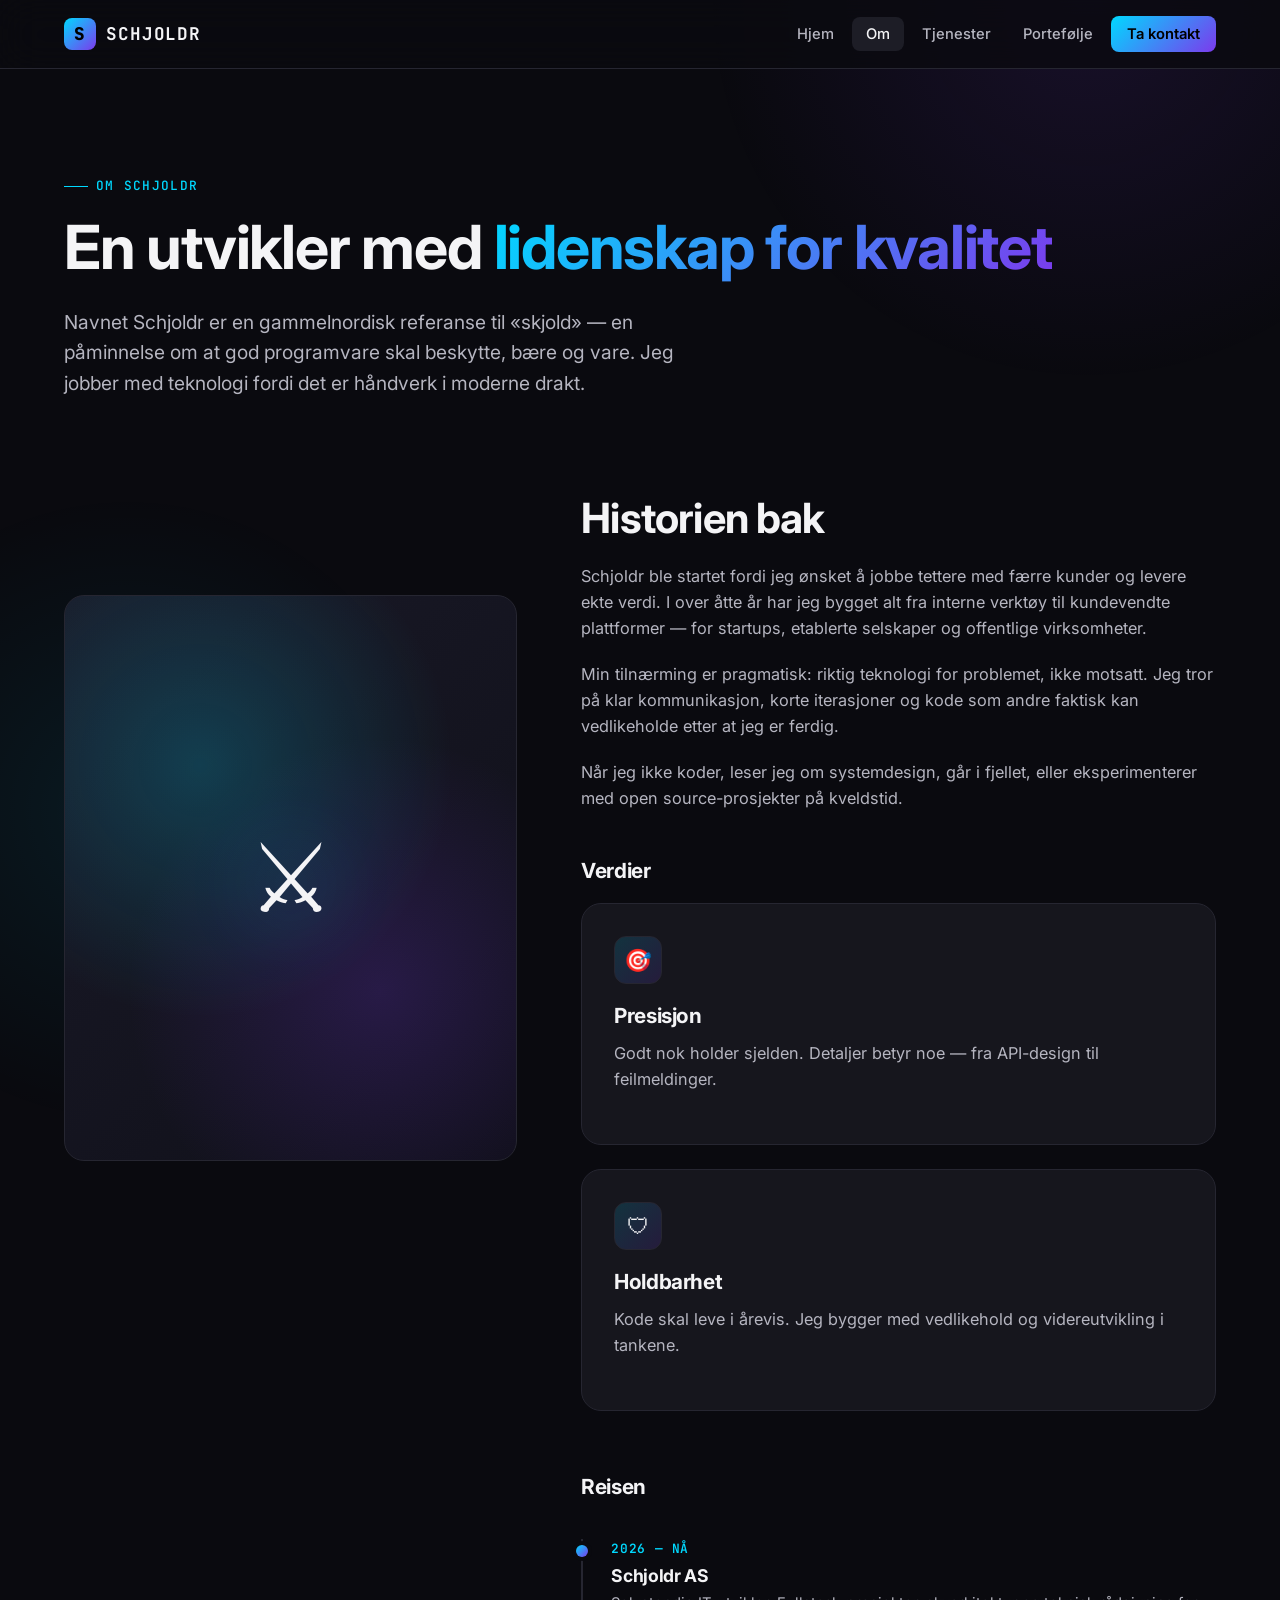
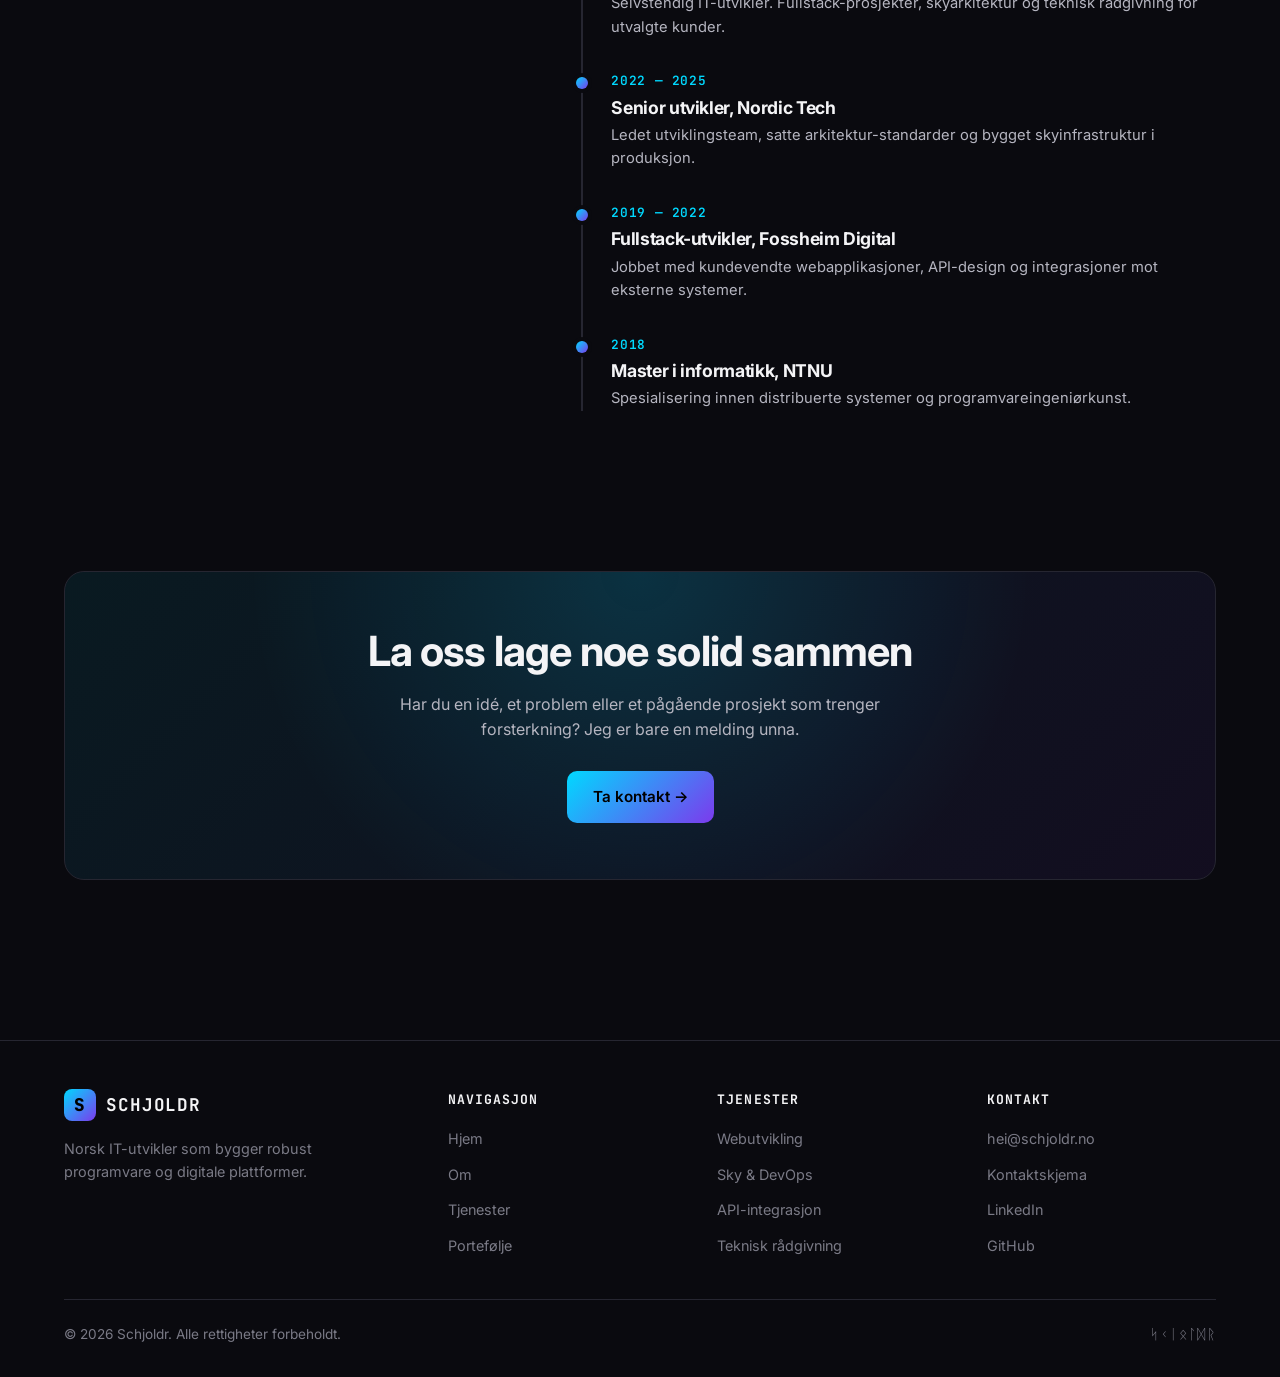
<file: om.html>
<!DOCTYPE html>
<html lang="no">
<head>
  <meta charset="UTF-8" />
  <meta name="viewport" content="width=device-width, initial-scale=1.0" />
  <title>Om — Schjoldr</title>
  <meta name="description" content="Bak Schjoldr står en erfaren norsk utvikler med lidenskap for godt håndverk og pålitelig programvare." />
  <link rel="preconnect" href="https://fonts.googleapis.com" />
  <link rel="preconnect" href="https://fonts.gstatic.com" crossorigin />
  <link href="https://fonts.googleapis.com/css2?family=Inter:wght@400;500;600;700&family=JetBrains+Mono:wght@400;500;600;700&display=swap" rel="stylesheet" />
  <link rel="stylesheet" href="styles.css" />
</head>
<body>

  <header class="nav">
    <div class="nav-inner">
      <a href="index.html" class="logo">
        <span class="logo-mark">S</span>
        SCHJOLDR
      </a>
      <button class="nav-toggle" aria-label="Meny" aria-expanded="false">☰</button>
      <ul class="nav-links">
        <li><a href="index.html">Hjem</a></li>
        <li><a href="om.html" class="active">Om</a></li>
        <li><a href="tjenester.html">Tjenester</a></li>
        <li><a href="portefolje.html">Portefølje</a></li>
        <li><a href="kontakt.html" class="nav-cta">Ta kontakt</a></li>
      </ul>
    </div>
  </header>

  <section class="hero" style="padding-bottom: 40px;">
    <div class="container">
      <span class="eyebrow">Om Schjoldr</span>
      <h1>En utvikler med <span class="gradient-text">lidenskap for kvalitet</span></h1>
      <p class="hero-lead">
        Navnet Schjoldr er en gammelnordisk referanse til «skjold» — en påminnelse om at god
        programvare skal beskytte, bære og vare. Jeg jobber med teknologi fordi det er
        håndverk i moderne drakt.
      </p>
    </div>
  </section>

  <section style="padding-top: 20px;">
    <div class="container">
      <div class="about-grid">
        <div class="about-visual">
          <span class="shield">⚔</span>
        </div>

        <div class="about-content">
          <h2>Historien bak</h2>
          <p>
            Schjoldr ble startet fordi jeg ønsket å jobbe tettere med færre kunder og levere
            ekte verdi. I over åtte år har jeg bygget alt fra interne verktøy til kundevendte
            plattformer — for startups, etablerte selskaper og offentlige virksomheter.
          </p>
          <p>
            Min tilnærming er pragmatisk: riktig teknologi for problemet, ikke motsatt.
            Jeg tror på klar kommunikasjon, korte iterasjoner og kode som andre faktisk kan
            vedlikeholde etter at jeg er ferdig.
          </p>
          <p>
            Når jeg ikke koder, leser jeg om systemdesign, går i fjellet, eller eksperimenterer
            med open source-prosjekter på kveldstid.
          </p>

          <h3 style="margin-top: 48px; margin-bottom: 8px;">Verdier</h3>
          <div class="grid grid-2" style="margin-top: 20px;">
            <div class="card">
              <div class="card-icon">🎯</div>
              <h3>Presisjon</h3>
              <p>Godt nok holder sjelden. Detaljer betyr noe — fra API-design til feilmeldinger.</p>
            </div>
            <div class="card">
              <div class="card-icon">🛡</div>
              <h3>Holdbarhet</h3>
              <p>Kode skal leve i årevis. Jeg bygger med vedlikehold og videreutvikling i tankene.</p>
            </div>
          </div>

          <h3 style="margin-top: 64px; margin-bottom: 8px;">Reisen</h3>
          <ol class="timeline" style="list-style: none;">
            <li class="timeline-item">
              <div class="year">2026 — NÅ</div>
              <h4>Schjoldr AS</h4>
              <p>Selvstendig IT-utvikler. Fullstack-prosjekter, skyarkitektur og teknisk rådgivning for utvalgte kunder.</p>
            </li>
            <li class="timeline-item">
              <div class="year">2022 — 2025</div>
              <h4>Senior utvikler, Nordic Tech</h4>
              <p>Ledet utviklingsteam, satte arkitektur-standarder og bygget skyinfrastruktur i produksjon.</p>
            </li>
            <li class="timeline-item">
              <div class="year">2019 — 2022</div>
              <h4>Fullstack-utvikler, Fossheim Digital</h4>
              <p>Jobbet med kundevendte webapplikasjoner, API-design og integrasjoner mot eksterne systemer.</p>
            </li>
            <li class="timeline-item">
              <div class="year">2018</div>
              <h4>Master i informatikk, NTNU</h4>
              <p>Spesialisering innen distribuerte systemer og programvareingeniørkunst.</p>
            </li>
          </ol>
        </div>
      </div>
    </div>
  </section>

  <section>
    <div class="container">
      <div class="cta-banner">
        <h2>La oss lage noe solid sammen</h2>
        <p>Har du en idé, et problem eller et pågående prosjekt som trenger forsterkning? Jeg er bare en melding unna.</p>
        <a href="kontakt.html" class="btn btn-primary">Ta kontakt →</a>
      </div>
    </div>
  </section>

  <footer class="footer">
    <div class="container">
      <div class="footer-inner">
        <div class="footer-brand">
          <a href="index.html" class="logo">
            <span class="logo-mark">S</span>
            SCHJOLDR
          </a>
          <p>Norsk IT-utvikler som bygger robust programvare og digitale plattformer.</p>
        </div>
        <div>
          <h5>Navigasjon</h5>
          <ul>
            <li><a href="index.html">Hjem</a></li>
            <li><a href="om.html">Om</a></li>
            <li><a href="tjenester.html">Tjenester</a></li>
            <li><a href="portefolje.html">Portefølje</a></li>
          </ul>
        </div>
        <div>
          <h5>Tjenester</h5>
          <ul>
            <li><a href="tjenester.html">Webutvikling</a></li>
            <li><a href="tjenester.html">Sky &amp; DevOps</a></li>
            <li><a href="tjenester.html">API-integrasjon</a></li>
            <li><a href="tjenester.html">Teknisk rådgivning</a></li>
          </ul>
        </div>
        <div>
          <h5>Kontakt</h5>
          <ul>
            <li><a href="mailto:hei@schjoldr.no">hei@schjoldr.no</a></li>
            <li><a href="kontakt.html">Kontaktskjema</a></li>
            <li><a href="#">LinkedIn</a></li>
            <li><a href="#">GitHub</a></li>
          </ul>
        </div>
      </div>
      <div class="footer-bottom">
        <span>© 2026 Schjoldr. Alle rettigheter forbeholdt.</span>
        <span class="runic">ᛋᚲᛁᛟᛚᛞᚱ</span>
      </div>
    </div>
  </footer>

  <script src="script.js"></script>
</body>
</html>
</file>
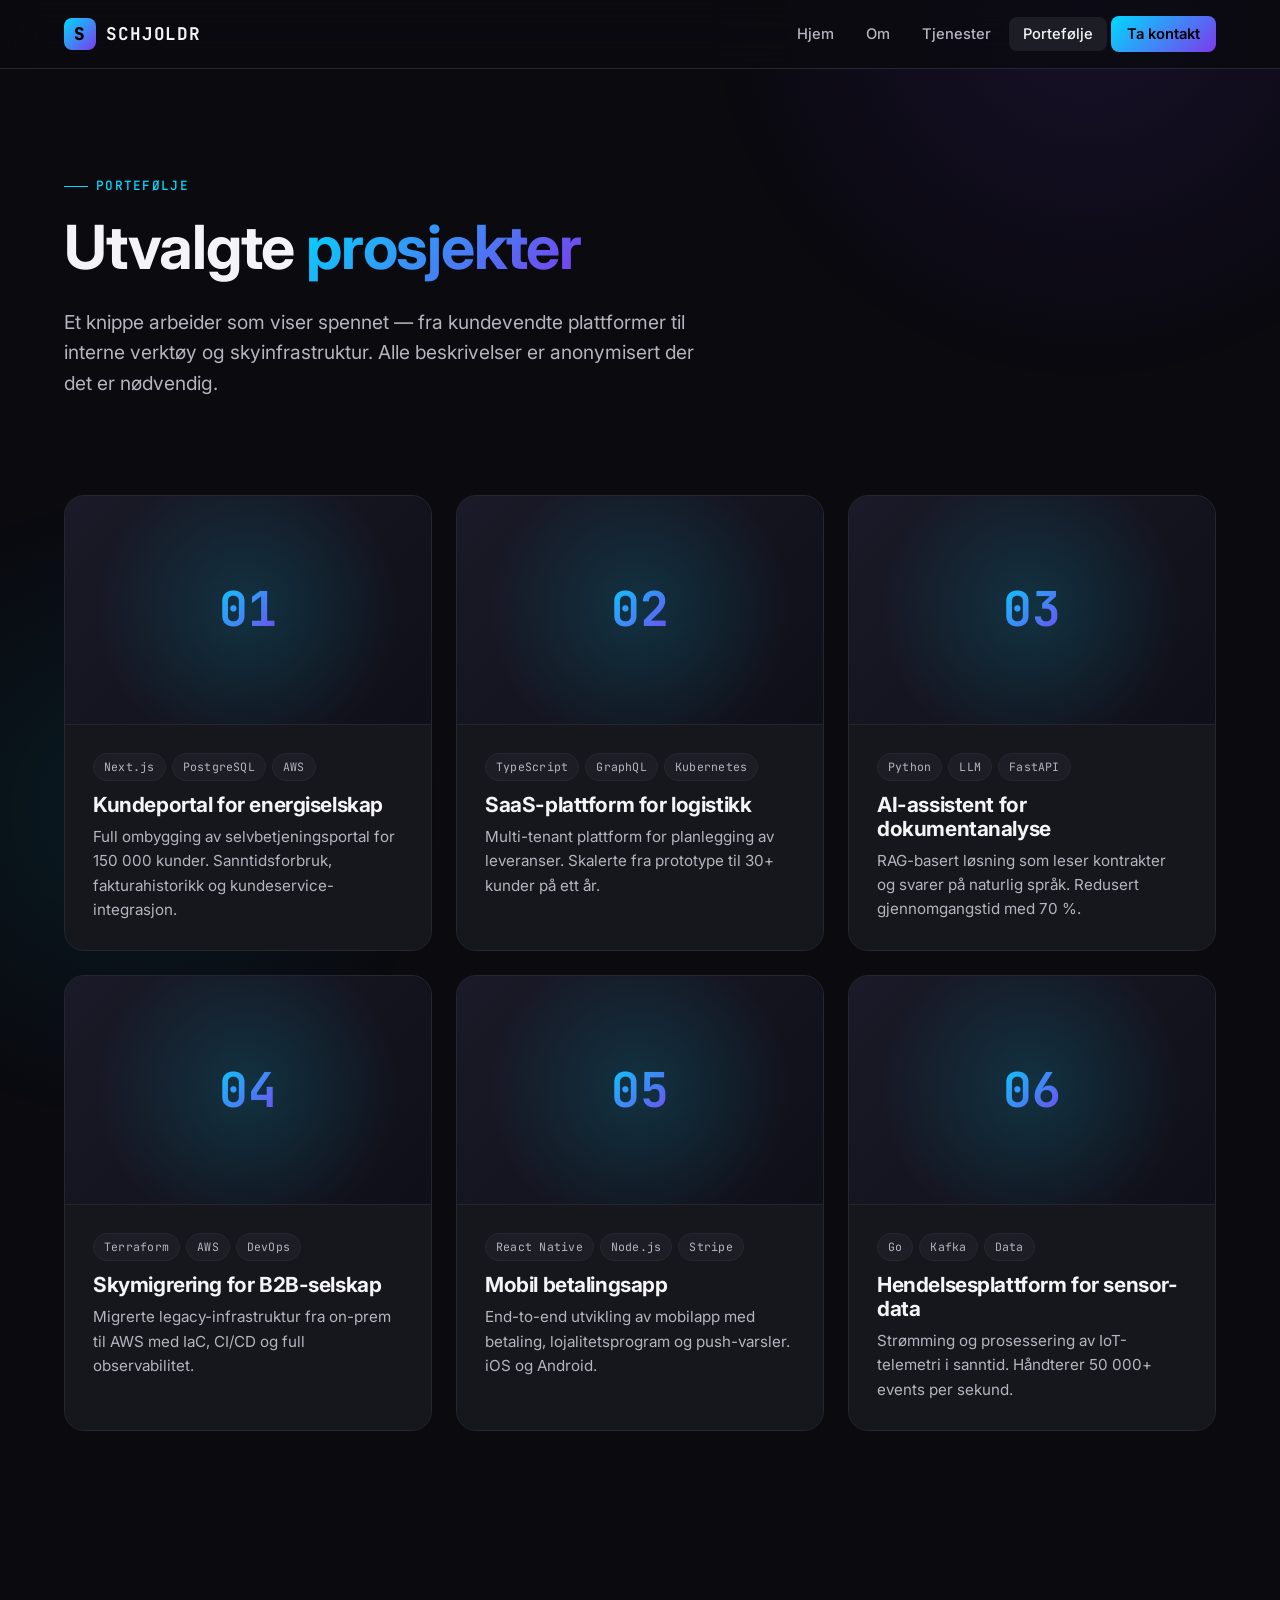
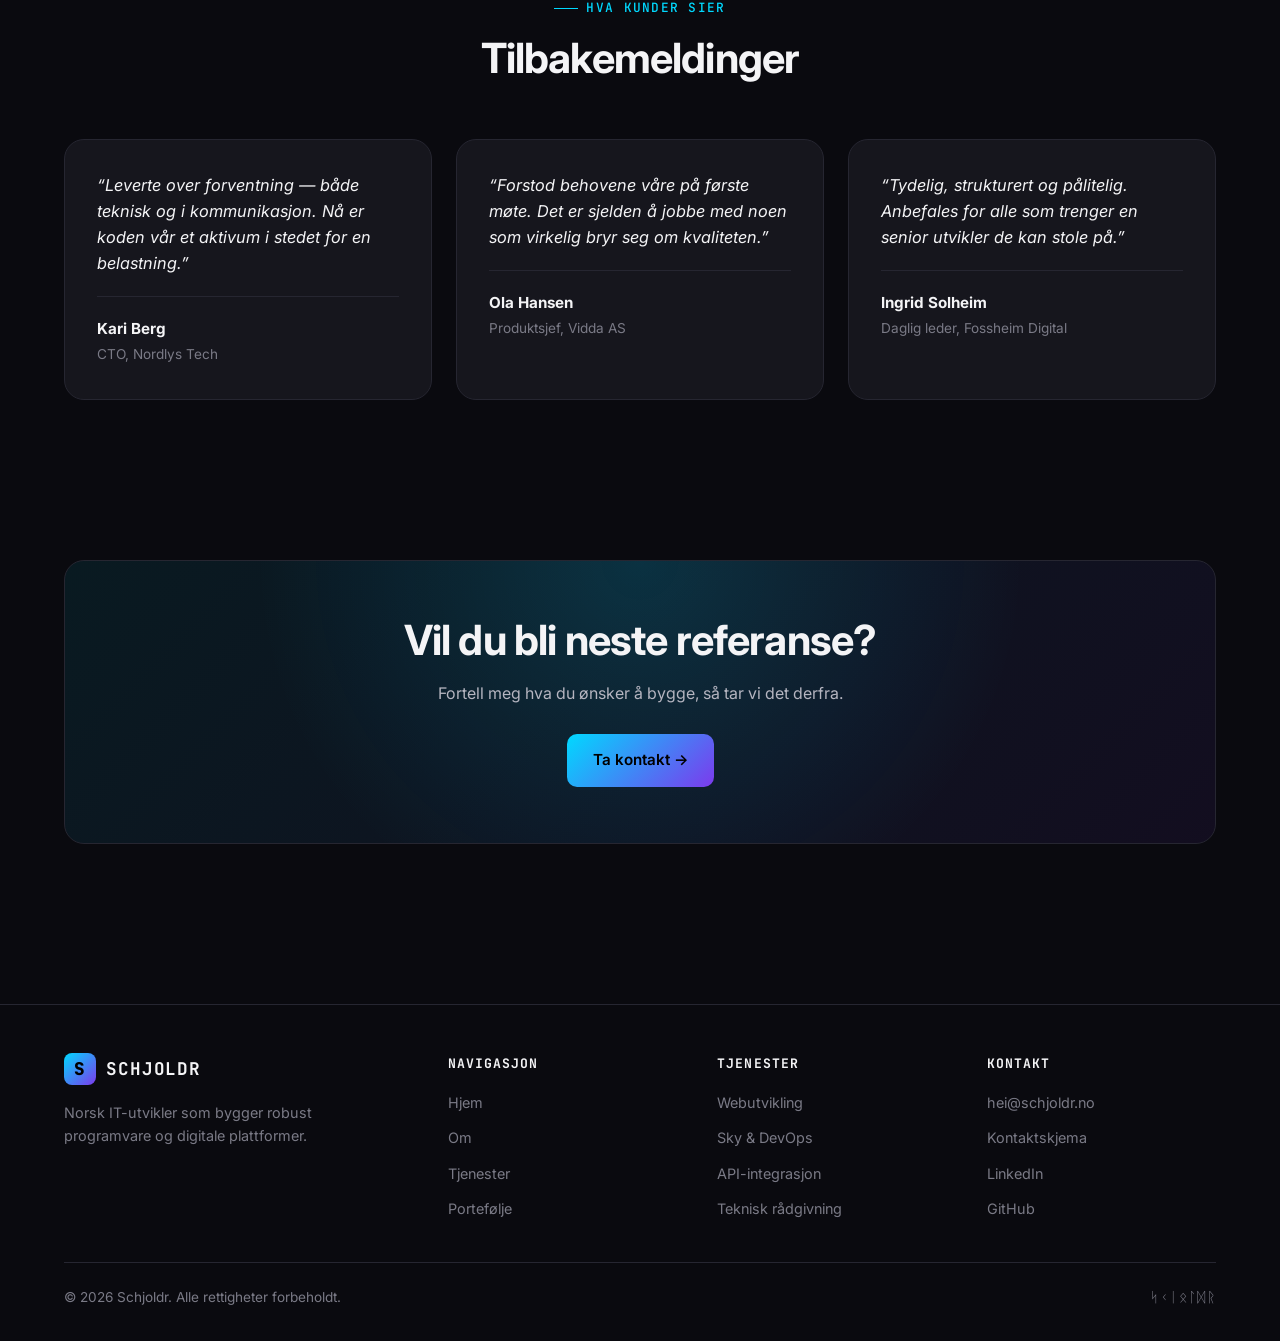
<file: portefolje.html>
<!DOCTYPE html>
<html lang="no">
<head>
  <meta charset="UTF-8" />
  <meta name="viewport" content="width=device-width, initial-scale=1.0" />
  <title>Portefølje — Schjoldr</title>
  <meta name="description" content="Utvalgte prosjekter og arbeider levert av Schjoldr — web, sky, integrasjon og mer." />
  <link rel="preconnect" href="https://fonts.googleapis.com" />
  <link rel="preconnect" href="https://fonts.gstatic.com" crossorigin />
  <link href="https://fonts.googleapis.com/css2?family=Inter:wght@400;500;600;700&family=JetBrains+Mono:wght@400;500;600;700&display=swap" rel="stylesheet" />
  <link rel="stylesheet" href="styles.css" />
</head>
<body>

  <header class="nav">
    <div class="nav-inner">
      <a href="index.html" class="logo">
        <span class="logo-mark">S</span>
        SCHJOLDR
      </a>
      <button class="nav-toggle" aria-label="Meny" aria-expanded="false">☰</button>
      <ul class="nav-links">
        <li><a href="index.html">Hjem</a></li>
        <li><a href="om.html">Om</a></li>
        <li><a href="tjenester.html">Tjenester</a></li>
        <li><a href="portefolje.html" class="active">Portefølje</a></li>
        <li><a href="kontakt.html" class="nav-cta">Ta kontakt</a></li>
      </ul>
    </div>
  </header>

  <section class="hero" style="padding-bottom: 40px;">
    <div class="container">
      <span class="eyebrow">Portefølje</span>
      <h1>Utvalgte <span class="gradient-text">prosjekter</span></h1>
      <p class="hero-lead">
        Et knippe arbeider som viser spennet — fra kundevendte plattformer til interne verktøy
        og skyinfrastruktur. Alle beskrivelser er anonymisert der det er nødvendig.
      </p>
    </div>
  </section>

  <section style="padding-top: 20px;">
    <div class="container">
      <div class="grid grid-2">

        <article class="project">
          <div class="project-visual"><span>01</span></div>
          <div class="project-body">
            <div class="project-tags">
              <span class="tag">Next.js</span>
              <span class="tag">PostgreSQL</span>
              <span class="tag">AWS</span>
            </div>
            <h3>Kundeportal for energiselskap</h3>
            <p>Full ombygging av selvbetjeningsportal for 150 000 kunder. Sanntidsforbruk, fakturahistorikk og kundeservice-integrasjon.</p>
          </div>
        </article>

        <article class="project">
          <div class="project-visual"><span>02</span></div>
          <div class="project-body">
            <div class="project-tags">
              <span class="tag">TypeScript</span>
              <span class="tag">GraphQL</span>
              <span class="tag">Kubernetes</span>
            </div>
            <h3>SaaS-plattform for logistikk</h3>
            <p>Multi-tenant plattform for planlegging av leveranser. Skalerte fra prototype til 30+ kunder på ett år.</p>
          </div>
        </article>

        <article class="project">
          <div class="project-visual"><span>03</span></div>
          <div class="project-body">
            <div class="project-tags">
              <span class="tag">Python</span>
              <span class="tag">LLM</span>
              <span class="tag">FastAPI</span>
            </div>
            <h3>AI-assistent for dokumentanalyse</h3>
            <p>RAG-basert løsning som leser kontrakter og svarer på naturlig språk. Redusert gjennomgangstid med 70 %.</p>
          </div>
        </article>

        <article class="project">
          <div class="project-visual"><span>04</span></div>
          <div class="project-body">
            <div class="project-tags">
              <span class="tag">Terraform</span>
              <span class="tag">AWS</span>
              <span class="tag">DevOps</span>
            </div>
            <h3>Skymigrering for B2B-selskap</h3>
            <p>Migrerte legacy-infrastruktur fra on-prem til AWS med IaC, CI/CD og full observabilitet.</p>
          </div>
        </article>

        <article class="project">
          <div class="project-visual"><span>05</span></div>
          <div class="project-body">
            <div class="project-tags">
              <span class="tag">React Native</span>
              <span class="tag">Node.js</span>
              <span class="tag">Stripe</span>
            </div>
            <h3>Mobil betalingsapp</h3>
            <p>End-to-end utvikling av mobilapp med betaling, lojalitetsprogram og push-varsler. iOS og Android.</p>
          </div>
        </article>

        <article class="project">
          <div class="project-visual"><span>06</span></div>
          <div class="project-body">
            <div class="project-tags">
              <span class="tag">Go</span>
              <span class="tag">Kafka</span>
              <span class="tag">Data</span>
            </div>
            <h3>Hendelsesplattform for sensor-data</h3>
            <p>Strømming og prosessering av IoT-telemetri i sanntid. Håndterer 50 000+ events per sekund.</p>
          </div>
        </article>

      </div>
    </div>
  </section>

  <!-- Kundesitater -->
  <section>
    <div class="container">
      <div class="section-head">
        <span class="eyebrow">Hva kunder sier</span>
        <h2>Tilbakemeldinger</h2>
      </div>

      <div class="grid grid-3">
        <div class="card">
          <p style="color: var(--text); font-size: 1.02rem; font-style: italic;">“Leverte over forventning — både teknisk og i kommunikasjon. Nå er koden vår et aktivum i stedet for en belastning.”</p>
          <div style="margin-top: 20px; padding-top: 20px; border-top: 1px solid var(--border);">
            <strong style="display: block; font-size: 0.95rem;">Kari Berg</strong>
            <span style="font-size: 0.85rem; color: var(--text-dim);">CTO, Nordlys Tech</span>
          </div>
        </div>

        <div class="card">
          <p style="color: var(--text); font-size: 1.02rem; font-style: italic;">“Forstod behovene våre på første møte. Det er sjelden å jobbe med noen som virkelig bryr seg om kvaliteten.”</p>
          <div style="margin-top: 20px; padding-top: 20px; border-top: 1px solid var(--border);">
            <strong style="display: block; font-size: 0.95rem;">Ola Hansen</strong>
            <span style="font-size: 0.85rem; color: var(--text-dim);">Produktsjef, Vidda AS</span>
          </div>
        </div>

        <div class="card">
          <p style="color: var(--text); font-size: 1.02rem; font-style: italic;">“Tydelig, strukturert og pålitelig. Anbefales for alle som trenger en senior utvikler de kan stole på.”</p>
          <div style="margin-top: 20px; padding-top: 20px; border-top: 1px solid var(--border);">
            <strong style="display: block; font-size: 0.95rem;">Ingrid Solheim</strong>
            <span style="font-size: 0.85rem; color: var(--text-dim);">Daglig leder, Fossheim Digital</span>
          </div>
        </div>
      </div>
    </div>
  </section>

  <section>
    <div class="container">
      <div class="cta-banner">
        <h2>Vil du bli neste referanse?</h2>
        <p>Fortell meg hva du ønsker å bygge, så tar vi det derfra.</p>
        <a href="kontakt.html" class="btn btn-primary">Ta kontakt →</a>
      </div>
    </div>
  </section>

  <footer class="footer">
    <div class="container">
      <div class="footer-inner">
        <div class="footer-brand">
          <a href="index.html" class="logo">
            <span class="logo-mark">S</span>
            SCHJOLDR
          </a>
          <p>Norsk IT-utvikler som bygger robust programvare og digitale plattformer.</p>
        </div>
        <div>
          <h5>Navigasjon</h5>
          <ul>
            <li><a href="index.html">Hjem</a></li>
            <li><a href="om.html">Om</a></li>
            <li><a href="tjenester.html">Tjenester</a></li>
            <li><a href="portefolje.html">Portefølje</a></li>
          </ul>
        </div>
        <div>
          <h5>Tjenester</h5>
          <ul>
            <li><a href="tjenester.html">Webutvikling</a></li>
            <li><a href="tjenester.html">Sky &amp; DevOps</a></li>
            <li><a href="tjenester.html">API-integrasjon</a></li>
            <li><a href="tjenester.html">Teknisk rådgivning</a></li>
          </ul>
        </div>
        <div>
          <h5>Kontakt</h5>
          <ul>
            <li><a href="mailto:hei@schjoldr.no">hei@schjoldr.no</a></li>
            <li><a href="kontakt.html">Kontaktskjema</a></li>
            <li><a href="#">LinkedIn</a></li>
            <li><a href="#">GitHub</a></li>
          </ul>
        </div>
      </div>
      <div class="footer-bottom">
        <span>© 2026 Schjoldr. Alle rettigheter forbeholdt.</span>
        <span class="runic">ᛋᚲᛁᛟᛚᛞᚱ</span>
      </div>
    </div>
  </footer>

  <script src="script.js"></script>
</body>
</html>
</file>
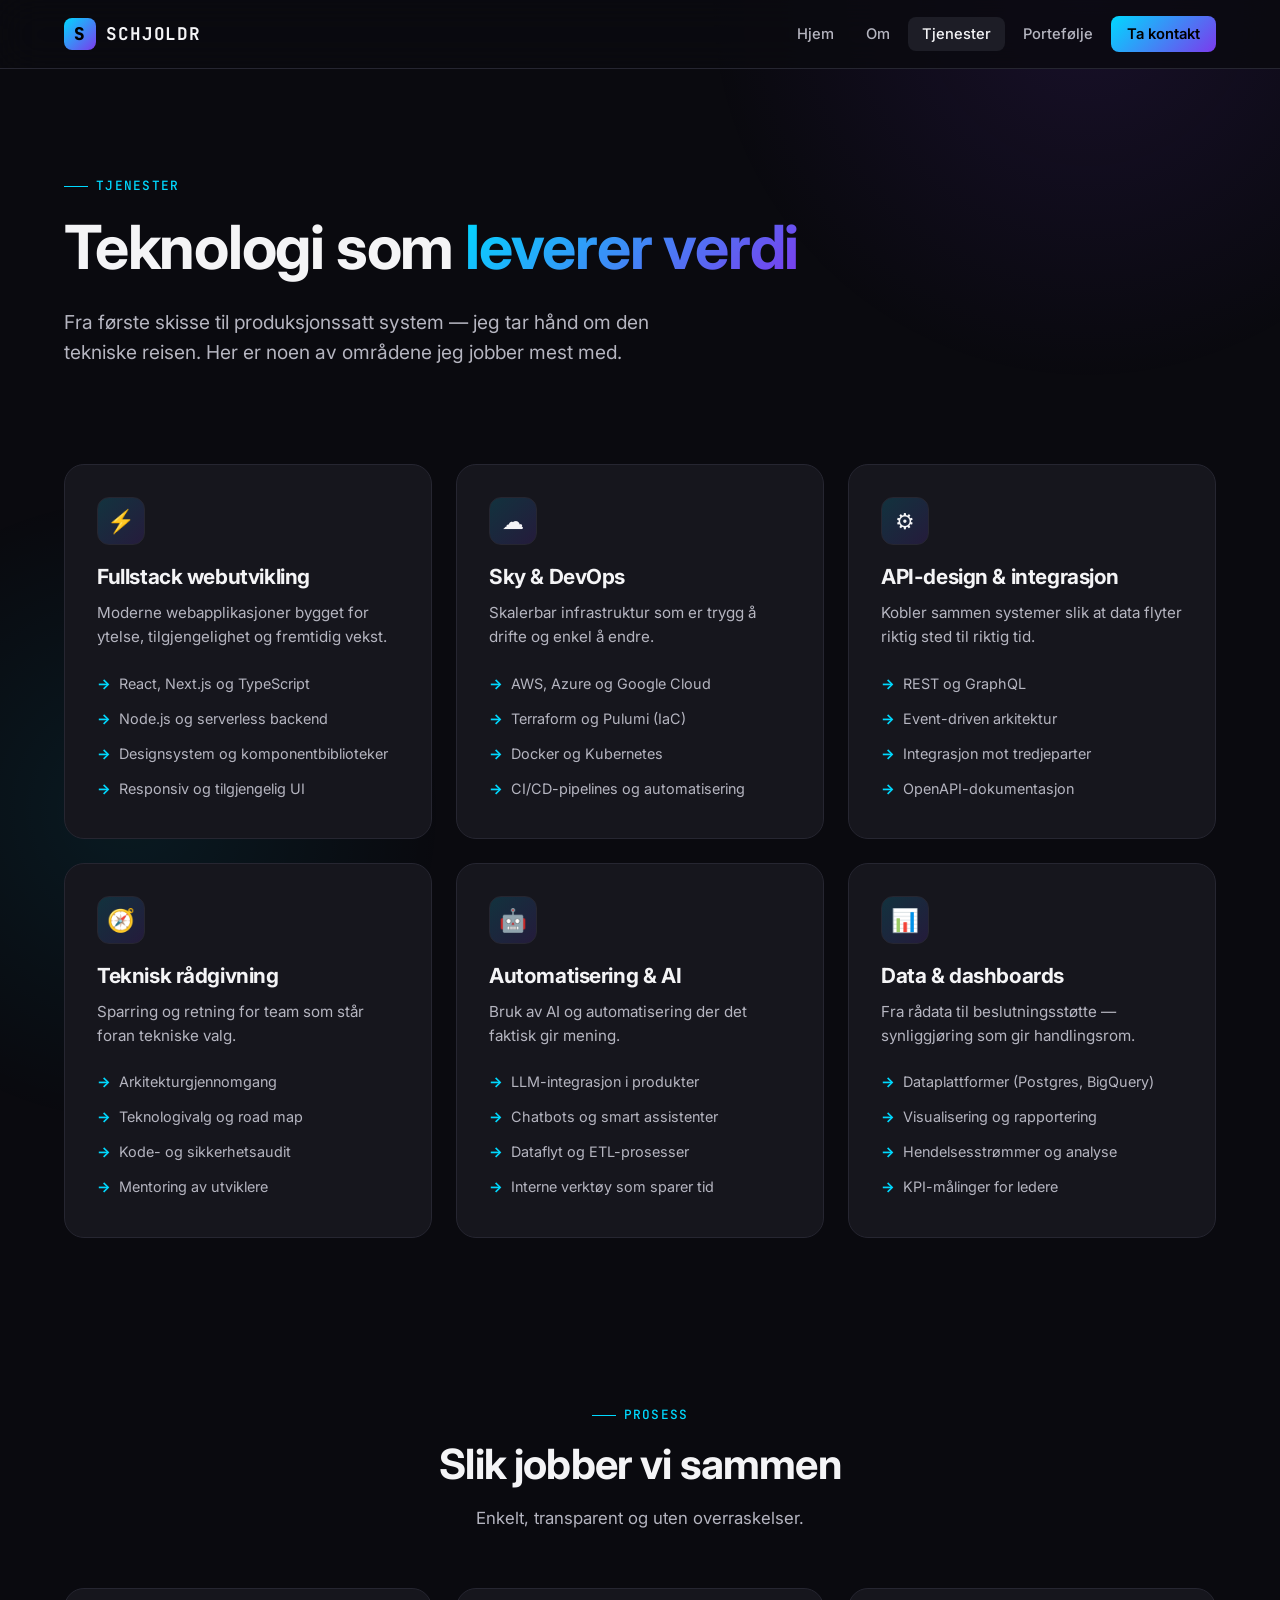
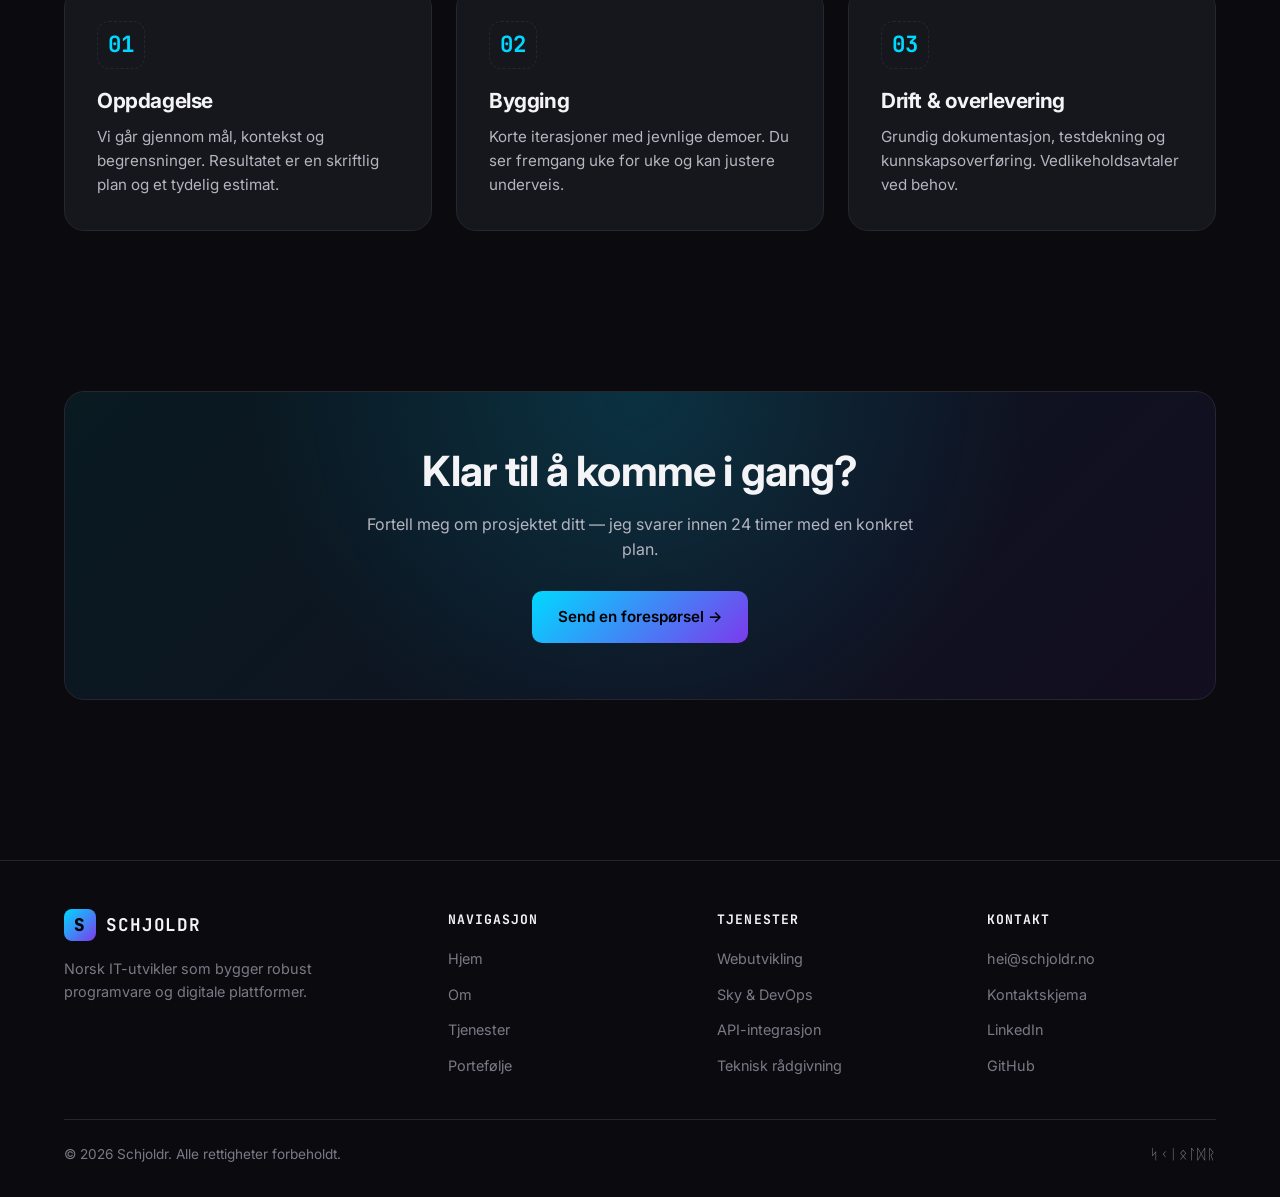
<file: tjenester.html>
<!DOCTYPE html>
<html lang="no">
<head>
  <meta charset="UTF-8" />
  <meta name="viewport" content="width=device-width, initial-scale=1.0" />
  <title>Tjenester — Schjoldr</title>
  <meta name="description" content="Fullstack utvikling, skyinfrastruktur, API-integrasjon og teknisk rådgivning fra Schjoldr." />
  <link rel="preconnect" href="https://fonts.googleapis.com" />
  <link rel="preconnect" href="https://fonts.gstatic.com" crossorigin />
  <link href="https://fonts.googleapis.com/css2?family=Inter:wght@400;500;600;700&family=JetBrains+Mono:wght@400;500;600;700&display=swap" rel="stylesheet" />
  <link rel="stylesheet" href="styles.css" />
</head>
<body>

  <header class="nav">
    <div class="nav-inner">
      <a href="index.html" class="logo">
        <span class="logo-mark">S</span>
        SCHJOLDR
      </a>
      <button class="nav-toggle" aria-label="Meny" aria-expanded="false">☰</button>
      <ul class="nav-links">
        <li><a href="index.html">Hjem</a></li>
        <li><a href="om.html">Om</a></li>
        <li><a href="tjenester.html" class="active">Tjenester</a></li>
        <li><a href="portefolje.html">Portefølje</a></li>
        <li><a href="kontakt.html" class="nav-cta">Ta kontakt</a></li>
      </ul>
    </div>
  </header>

  <section class="hero" style="padding-bottom: 40px;">
    <div class="container">
      <span class="eyebrow">Tjenester</span>
      <h1>Teknologi som <span class="gradient-text">leverer verdi</span></h1>
      <p class="hero-lead">
        Fra første skisse til produksjonssatt system — jeg tar hånd om den tekniske reisen.
        Her er noen av områdene jeg jobber mest med.
      </p>
    </div>
  </section>

  <section style="padding-top: 20px;">
    <div class="container">
      <div class="grid grid-2">

        <div class="card">
          <div class="card-icon">⚡</div>
          <h3>Fullstack webutvikling</h3>
          <p>Moderne webapplikasjoner bygget for ytelse, tilgjengelighet og fremtidig vekst.</p>
          <ul>
            <li>React, Next.js og TypeScript</li>
            <li>Node.js og serverless backend</li>
            <li>Designsystem og komponentbiblioteker</li>
            <li>Responsiv og tilgjengelig UI</li>
          </ul>
        </div>

        <div class="card">
          <div class="card-icon">☁</div>
          <h3>Sky &amp; DevOps</h3>
          <p>Skalerbar infrastruktur som er trygg å drifte og enkel å endre.</p>
          <ul>
            <li>AWS, Azure og Google Cloud</li>
            <li>Terraform og Pulumi (IaC)</li>
            <li>Docker og Kubernetes</li>
            <li>CI/CD-pipelines og automatisering</li>
          </ul>
        </div>

        <div class="card">
          <div class="card-icon">⚙</div>
          <h3>API-design &amp; integrasjon</h3>
          <p>Kobler sammen systemer slik at data flyter riktig sted til riktig tid.</p>
          <ul>
            <li>REST og GraphQL</li>
            <li>Event-driven arkitektur</li>
            <li>Integrasjon mot tredjeparter</li>
            <li>OpenAPI-dokumentasjon</li>
          </ul>
        </div>

        <div class="card">
          <div class="card-icon">🧭</div>
          <h3>Teknisk rådgivning</h3>
          <p>Sparring og retning for team som står foran tekniske valg.</p>
          <ul>
            <li>Arkitekturgjennomgang</li>
            <li>Teknologivalg og road map</li>
            <li>Kode- og sikkerhetsaudit</li>
            <li>Mentoring av utviklere</li>
          </ul>
        </div>

        <div class="card">
          <div class="card-icon">🤖</div>
          <h3>Automatisering &amp; AI</h3>
          <p>Bruk av AI og automatisering der det faktisk gir mening.</p>
          <ul>
            <li>LLM-integrasjon i produkter</li>
            <li>Chatbots og smart assistenter</li>
            <li>Dataflyt og ETL-prosesser</li>
            <li>Interne verktøy som sparer tid</li>
          </ul>
        </div>

        <div class="card">
          <div class="card-icon">📊</div>
          <h3>Data &amp; dashboards</h3>
          <p>Fra rådata til beslutningsstøtte — synliggjøring som gir handlingsrom.</p>
          <ul>
            <li>Dataplattformer (Postgres, BigQuery)</li>
            <li>Visualisering og rapportering</li>
            <li>Hendelsesstrømmer og analyse</li>
            <li>KPI-målinger for ledere</li>
          </ul>
        </div>
      </div>
    </div>
  </section>

  <!-- Arbeidsprosess -->
  <section>
    <div class="container">
      <div class="section-head">
        <span class="eyebrow">Prosess</span>
        <h2>Slik jobber vi sammen</h2>
        <p>Enkelt, transparent og uten overraskelser.</p>
      </div>

      <div class="grid grid-3">
        <div class="card">
          <div class="card-icon" style="font-family: var(--font-mono); font-weight: 700; background: transparent; border: 1px dashed var(--border); color: var(--accent);">01</div>
          <h3>Oppdagelse</h3>
          <p>Vi går gjennom mål, kontekst og begrensninger. Resultatet er en skriftlig plan og et tydelig estimat.</p>
        </div>

        <div class="card">
          <div class="card-icon" style="font-family: var(--font-mono); font-weight: 700; background: transparent; border: 1px dashed var(--border); color: var(--accent);">02</div>
          <h3>Bygging</h3>
          <p>Korte iterasjoner med jevnlige demoer. Du ser fremgang uke for uke og kan justere underveis.</p>
        </div>

        <div class="card">
          <div class="card-icon" style="font-family: var(--font-mono); font-weight: 700; background: transparent; border: 1px dashed var(--border); color: var(--accent);">03</div>
          <h3>Drift &amp; overlevering</h3>
          <p>Grundig dokumentasjon, testdekning og kunnskapsoverføring. Vedlikeholdsavtaler ved behov.</p>
        </div>
      </div>
    </div>
  </section>

  <section>
    <div class="container">
      <div class="cta-banner">
        <h2>Klar til å komme i gang?</h2>
        <p>Fortell meg om prosjektet ditt — jeg svarer innen 24 timer med en konkret plan.</p>
        <a href="kontakt.html" class="btn btn-primary">Send en forespørsel →</a>
      </div>
    </div>
  </section>

  <footer class="footer">
    <div class="container">
      <div class="footer-inner">
        <div class="footer-brand">
          <a href="index.html" class="logo">
            <span class="logo-mark">S</span>
            SCHJOLDR
          </a>
          <p>Norsk IT-utvikler som bygger robust programvare og digitale plattformer.</p>
        </div>
        <div>
          <h5>Navigasjon</h5>
          <ul>
            <li><a href="index.html">Hjem</a></li>
            <li><a href="om.html">Om</a></li>
            <li><a href="tjenester.html">Tjenester</a></li>
            <li><a href="portefolje.html">Portefølje</a></li>
          </ul>
        </div>
        <div>
          <h5>Tjenester</h5>
          <ul>
            <li><a href="tjenester.html">Webutvikling</a></li>
            <li><a href="tjenester.html">Sky &amp; DevOps</a></li>
            <li><a href="tjenester.html">API-integrasjon</a></li>
            <li><a href="tjenester.html">Teknisk rådgivning</a></li>
          </ul>
        </div>
        <div>
          <h5>Kontakt</h5>
          <ul>
            <li><a href="mailto:hei@schjoldr.no">hei@schjoldr.no</a></li>
            <li><a href="kontakt.html">Kontaktskjema</a></li>
            <li><a href="#">LinkedIn</a></li>
            <li><a href="#">GitHub</a></li>
          </ul>
        </div>
      </div>
      <div class="footer-bottom">
        <span>© 2026 Schjoldr. Alle rettigheter forbeholdt.</span>
        <span class="runic">ᛋᚲᛁᛟᛚᛞᚱ</span>
      </div>
    </div>
  </footer>

  <script src="script.js"></script>
</body>
</html>
</file>
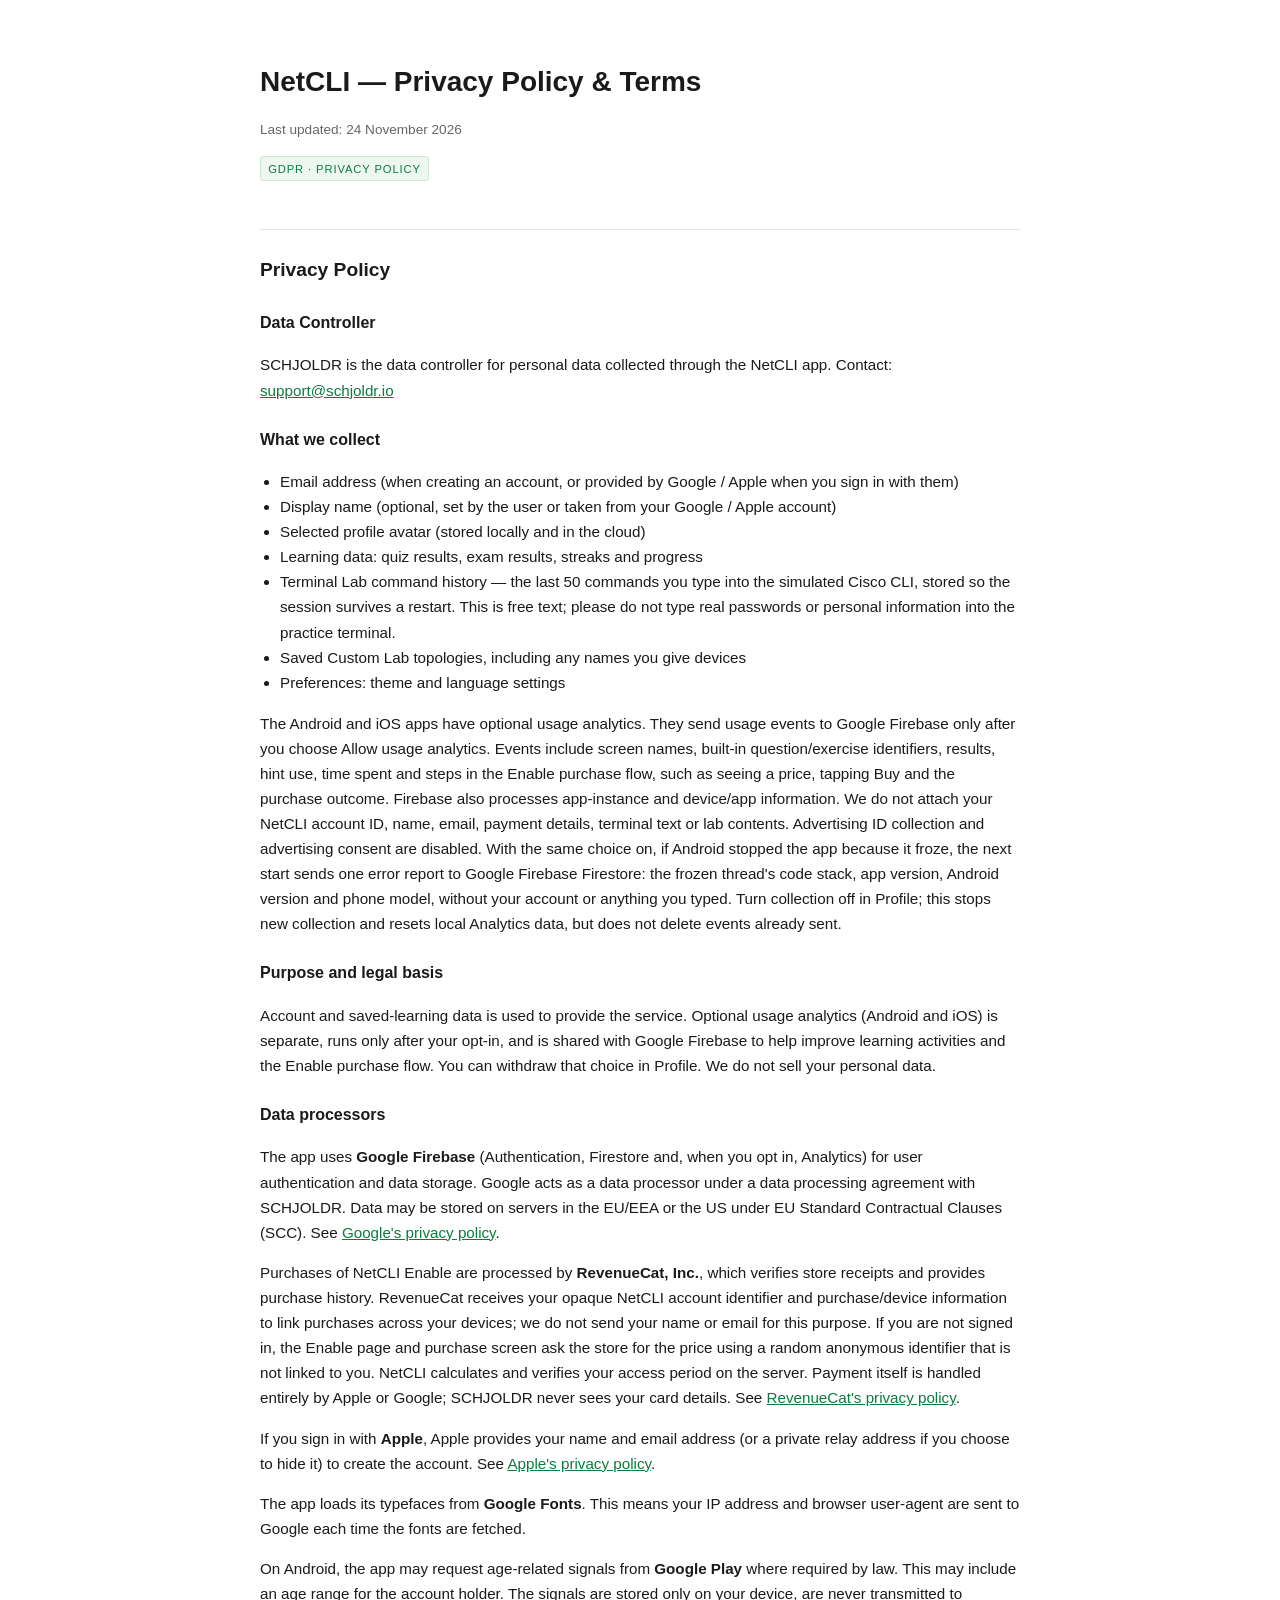
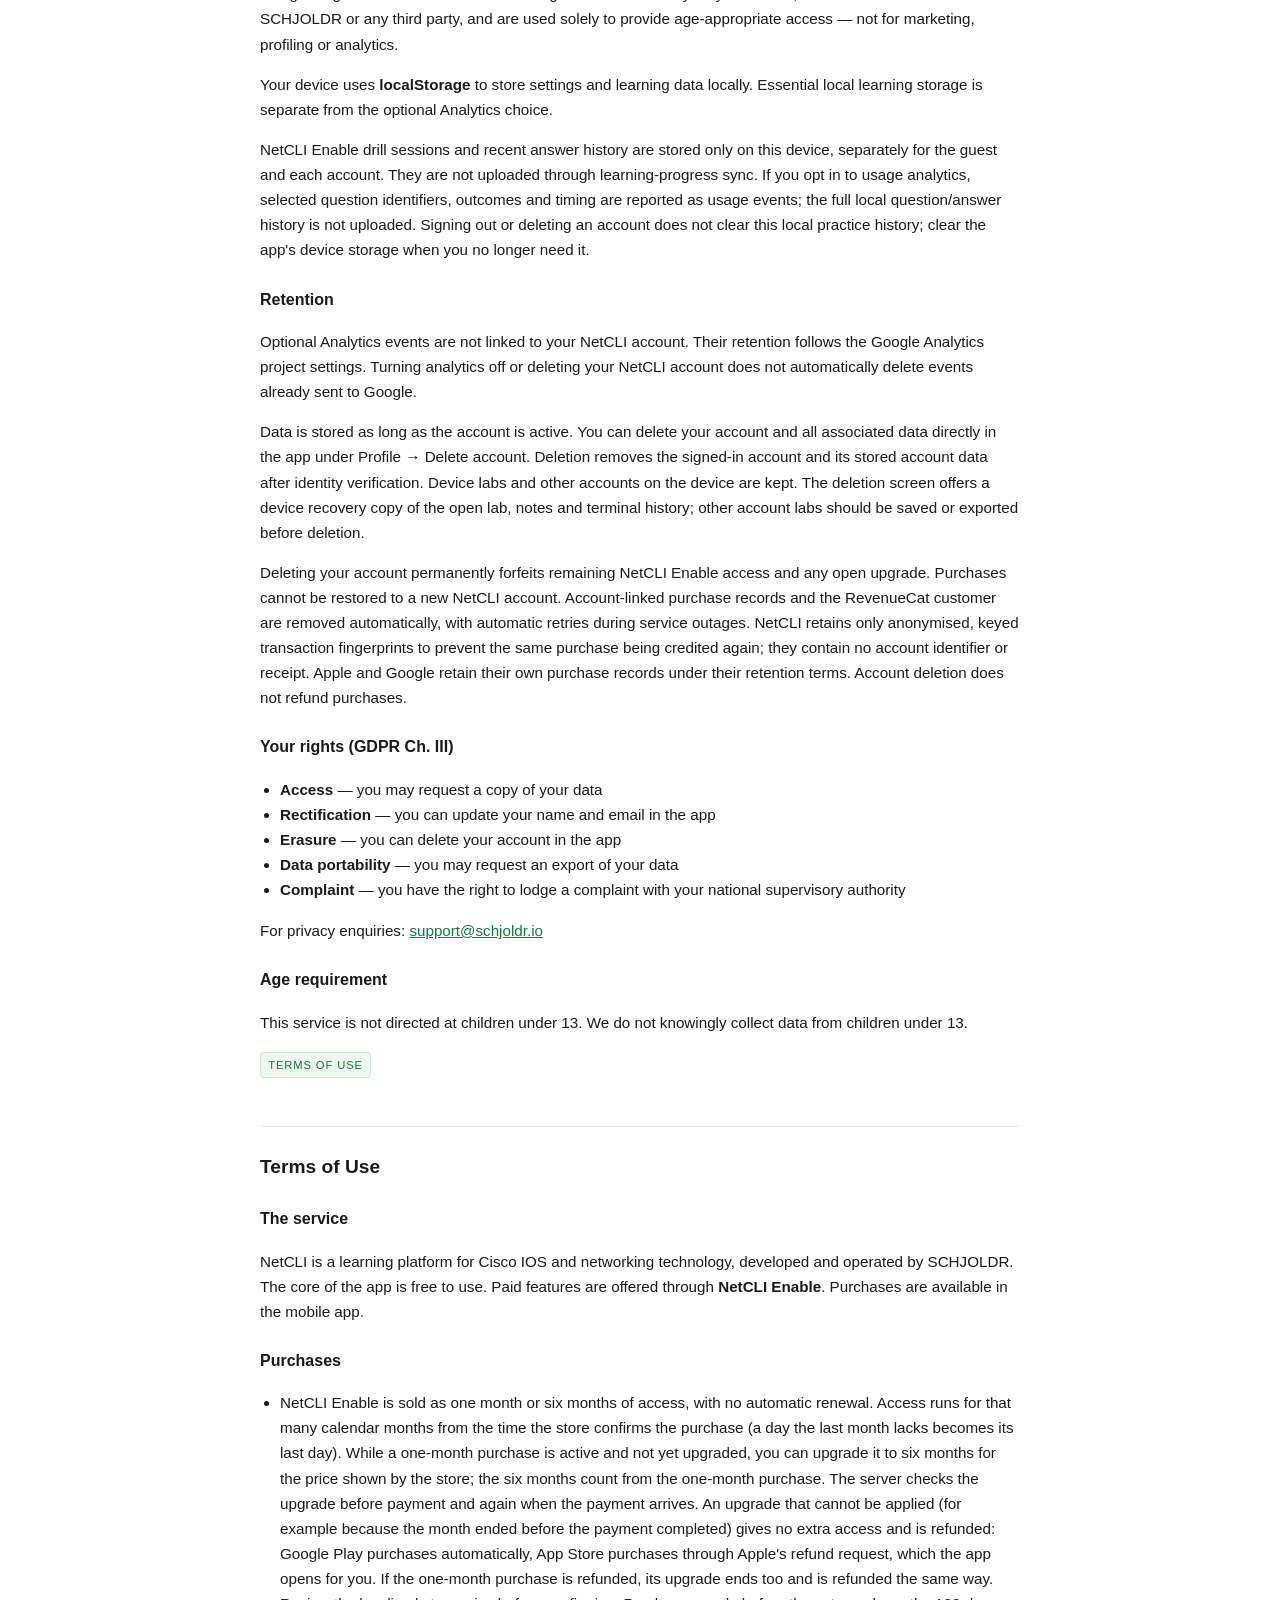
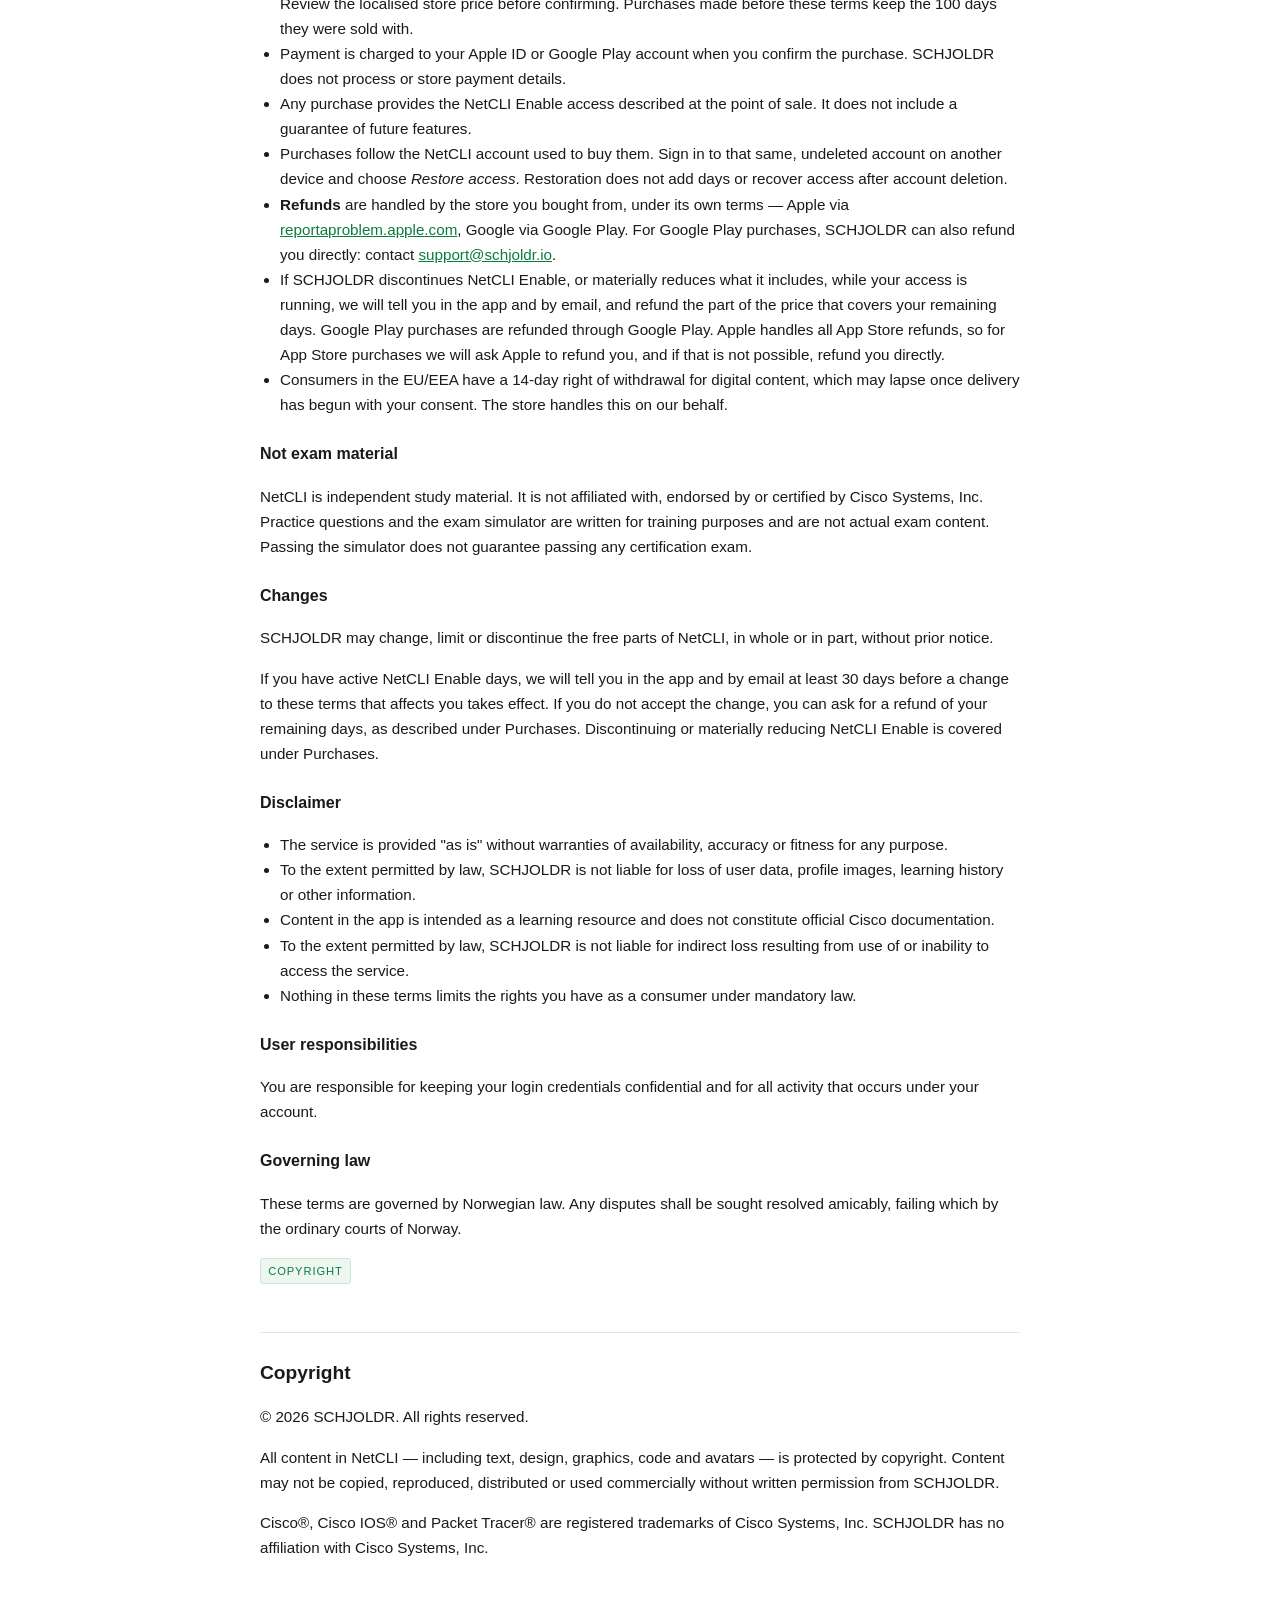
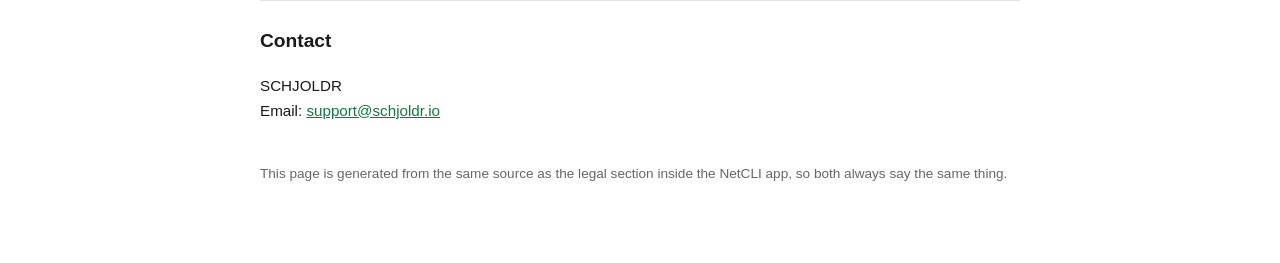
<file: netcli/privacy.html>
<!DOCTYPE html>
<html lang="en">
<head>
<meta charset="UTF-8">
<meta name="viewport" content="width=device-width, initial-scale=1.0">
<title>NetCLI — Privacy Policy &amp; Terms</title>
<style>
  :root { color-scheme: light dark; }
  body {
    font-family: -apple-system, BlinkMacSystemFont, "Segoe UI", Roboto, sans-serif;
    max-width: 760px; margin: 0 auto; padding: 2.5rem 1.25rem 4rem;
    line-height: 1.65; color: #1a1a1a; background: #fff;
  }
  h1 { font-size: 1.75rem; margin-bottom: .25rem; }
  h2 { font-size: 1.2rem; margin-top: 2.5rem; border-top: 1px solid #e5e5e5; padding-top: 1.5rem; }
  h3 { font-size: 1rem; margin-top: 1.5rem; }
  p, li { font-size: .95rem; }
  ul { padding-left: 1.25rem; }
  a { color: #0a7c3e; overflow-wrap: anywhere; } /* R3-09: long addresses wrap at large text */
  .badge {
    display: inline-block; font-size: .7rem; letter-spacing: .08em; text-transform: uppercase;
    background: #eef6f0; color: #0a7c3e; border: 1px solid #cfe6d7;
    border-radius: 3px; padding: .15rem .45rem; margin-bottom: .5rem;
  }
  .updated { color: #666; font-size: .85rem; }
  .legal-section { margin-bottom: 1rem; }
  @media (prefers-color-scheme: dark) {
    body { background: #0d1117; color: #e6edf3; }
    h2 { border-top-color: #30363d; }
    a { color: #3fb950; }
    .badge { background: #16261c; color: #3fb950; border-color: #234a30; }
    .updated { color: #8b949e; }
  }
</style>
</head>
<body>
<h1>NetCLI — Privacy Policy &amp; Terms</h1>
<p class="updated">Last updated: 24 November 2026</p>
    <div class="legal-section">
      <span class="badge">GDPR · Privacy Policy</span>
      <h2>Privacy Policy</h2>

      <h3>Data Controller</h3>
      <p>SCHJOLDR is the data controller for personal data collected through the NetCLI app. Contact: <a href="mailto:support@schjoldr.io">support@schjoldr.io</a></p>

      <h3>What we collect</h3>
      <ul>
        <li>Email address (when creating an account, or provided by Google / Apple when you sign in with them)</li>
        <li>Display name (optional, set by the user or taken from your Google / Apple account)</li>
        <li>Selected profile avatar (stored locally and in the cloud)</li>
        <li>Learning data: quiz results, exam results, streaks and progress</li>
        <li>Terminal Lab command history — the last 50 commands you type into the simulated Cisco CLI, stored so the session survives a restart. This is free text; please do not type real passwords or personal information into the practice terminal.</li>
        <li>Saved Custom Lab topologies, including any names you give devices</li>
        <li>Preferences: theme and language settings</li>
      </ul>
      <p>The Android and iOS apps have optional usage analytics. They send usage events to Google Firebase only after you choose Allow usage analytics. Events include screen names, built-in question/exercise identifiers, results, hint use, time spent and steps in the Enable purchase flow, such as seeing a price, tapping Buy and the purchase outcome. Firebase also processes app-instance and device/app information. We do not attach your NetCLI account ID, name, email, payment details, terminal text or lab contents. Advertising ID collection and advertising consent are disabled. With the same choice on, if Android stopped the app because it froze, the next start sends one error report to Google Firebase Firestore: the frozen thread's code stack, app version, Android version and phone model, without your account or anything you typed. Turn collection off in Profile; this stops new collection and resets local Analytics data, but does not delete events already sent.</p>

      <h3>Purpose and legal basis</h3>
      <p>Account and saved-learning data is used to provide the service. Optional usage analytics (Android and iOS) is separate, runs only after your opt-in, and is shared with Google Firebase to help improve learning activities and the Enable purchase flow. You can withdraw that choice in Profile. We do not sell your personal data.</p>

      <h3>Data processors</h3>
      <p>The app uses <strong>Google Firebase</strong> (Authentication, Firestore and, when you opt in, Analytics) for user authentication and data storage. Google acts as a data processor under a data processing agreement with SCHJOLDR. Data may be stored on servers in the EU/EEA or the US under EU Standard Contractual Clauses (SCC). See <a href="https://firebase.google.com/support/privacy" target="_blank">Google's privacy policy</a>.</p>
      <p>Purchases of NetCLI Enable are processed by <strong>RevenueCat, Inc.</strong>, which verifies store receipts and provides purchase history. RevenueCat receives your opaque NetCLI account identifier and purchase/device information to link purchases across your devices; we do not send your name or email for this purpose. If you are not signed in, the Enable page and purchase screen ask the store for the price using a random anonymous identifier that is not linked to you. NetCLI calculates and verifies your access period on the server. Payment itself is handled entirely by Apple or Google; SCHJOLDR never sees your card details. See <a href="https://www.revenuecat.com/privacy" target="_blank" rel="noopener">RevenueCat's privacy policy</a>.</p>
      <p>If you sign in with <strong>Apple</strong>, Apple provides your name and email address (or a private relay address if you choose to hide it) to create the account. See <a href="https://www.apple.com/legal/privacy/" target="_blank" rel="noopener">Apple's privacy policy</a>.</p>
      <p>The app loads its typefaces from <strong>Google Fonts</strong>. This means your IP address and browser user-agent are sent to Google each time the fonts are fetched.</p>
      <p>On Android, the app may request age-related signals from <strong>Google Play</strong> where required by law. This may include an age range for the account holder. The signals are stored only on your device, are never transmitted to SCHJOLDR or any third party, and are used solely to provide age-appropriate access — not for marketing, profiling or analytics.</p>
      <p>Your device uses <strong>localStorage</strong> to store settings and learning data locally. Essential local learning storage is separate from the optional Analytics choice.</p>

      <p>NetCLI Enable drill sessions and recent answer history are stored only on this device, separately for the guest and each account. They are not uploaded through learning-progress sync. If you opt in to usage analytics, selected question identifiers, outcomes and timing are reported as usage events; the full local question/answer history is not uploaded. Signing out or deleting an account does not clear this local practice history; clear the app's device storage when you no longer need it.</p>

      <h3>Retention</h3><p>Optional Analytics events are not linked to your NetCLI account. Their retention follows the Google Analytics project settings. Turning analytics off or deleting your NetCLI account does not automatically delete events already sent to Google.</p>
      <p>Data is stored as long as the account is active. You can delete your account and all associated data directly in the app under Profile → Delete account. Deletion removes the signed-in account and its stored account data after identity verification. Device labs and other accounts on the device are kept. The deletion screen offers a device recovery copy of the open lab, notes and terminal history; other account labs should be saved or exported before deletion.</p>
      <p>Deleting your account permanently forfeits remaining NetCLI Enable access and any open upgrade. Purchases cannot be restored to a new NetCLI account. Account-linked purchase records and the RevenueCat customer are removed automatically, with automatic retries during service outages. NetCLI retains only anonymised, keyed transaction fingerprints to prevent the same purchase being credited again; they contain no account identifier or receipt. Apple and Google retain their own purchase records under their retention terms. Account deletion does not refund purchases.</p>

      <h3>Your rights (GDPR Ch. III)</h3>
      <ul>
        <li><strong>Access</strong> — you may request a copy of your data</li>
        <li><strong>Rectification</strong> — you can update your name and email in the app</li>
        <li><strong>Erasure</strong> — you can delete your account in the app</li>
        <li><strong>Data portability</strong> — you may request an export of your data</li>
        <li><strong>Complaint</strong> — you have the right to lodge a complaint with your national supervisory authority</li>
      </ul>
      <p>For privacy enquiries: <a href="mailto:support@schjoldr.io">support@schjoldr.io</a></p>

      <h3>Age requirement</h3>
      <p>This service is not directed at children under 13. We do not knowingly collect data from children under 13.</p>
    </div>

    <!-- TERMS OF USE -->
    <div class="legal-section">
      <span class="badge">Terms of Use</span>
      <h2>Terms of Use</h2>

      <h3>The service</h3>
      <p>NetCLI is a learning platform for Cisco IOS and networking technology, developed and operated by SCHJOLDR. The core of the app is free to use. Paid features are offered through <strong>NetCLI Enable</strong>. Purchases are available in the mobile app.</p>

      <h3>Purchases</h3>
      <ul>
        <li>NetCLI Enable is sold as one month or six months of access, with no automatic renewal. Access runs for that many calendar months from the time the store confirms the purchase (a day the last month lacks becomes its last day). While a one-month purchase is active and not yet upgraded, you can upgrade it to six months for the price shown by the store; the six months count from the one-month purchase. The server checks the upgrade before payment and again when the payment arrives. An upgrade that cannot be applied (for example because the month ended before the payment completed) gives no extra access and is refunded: Google Play purchases automatically, App Store purchases through Apple's refund request, which the app opens for you. If the one-month purchase is refunded, its upgrade ends too and is refunded the same way. Review the localised store price before confirming. Purchases made before these terms keep the 100 days they were sold with.</li>
        <li>Payment is charged to your Apple ID or Google Play account when you confirm the purchase. SCHJOLDR does not process or store payment details.</li>
        <li>Any purchase provides the NetCLI Enable access described at the point of sale. It does not include a guarantee of future features.</li>
        <li>Purchases follow the NetCLI account used to buy them. Sign in to that same, undeleted account on another device and choose <em>Restore access</em>. Restoration does not add days or recover access after account deletion.</li>
        <li><strong>Refunds</strong> are handled by the store you bought from, under its own terms — Apple via <a href="https://reportaproblem.apple.com" target="_blank" rel="noopener">reportaproblem.apple.com</a>, Google via Google Play. For Google Play purchases, SCHJOLDR can also refund you directly: contact <a href="mailto:support@schjoldr.io">support@schjoldr.io</a>.</li>
        <li>If SCHJOLDR discontinues NetCLI Enable, or materially reduces what it includes, while your access is running, we will tell you in the app and by email, and refund the part of the price that covers your remaining days. Google Play purchases are refunded through Google Play. Apple handles all App Store refunds, so for App Store purchases we will ask Apple to refund you, and if that is not possible, refund you directly.</li>
        <li>Consumers in the EU/EEA have a 14-day right of withdrawal for digital content, which may lapse once delivery has begun with your consent. The store handles this on our behalf.</li>
      </ul>

      <h3>Not exam material</h3>
      <p>NetCLI is independent study material. It is not affiliated with, endorsed by or certified by Cisco Systems, Inc. Practice questions and the exam simulator are written for training purposes and are not actual exam content. Passing the simulator does not guarantee passing any certification exam.</p>

      <h3>Changes</h3>
      <p>SCHJOLDR may change, limit or discontinue the free parts of NetCLI, in whole or in part, without prior notice.</p>
      <p>If you have active NetCLI Enable days, we will tell you in the app and by email at least 30 days before a change to these terms that affects you takes effect. If you do not accept the change, you can ask for a refund of your remaining days, as described under Purchases. Discontinuing or materially reducing NetCLI Enable is covered under Purchases.</p>

      <h3>Disclaimer</h3>
      <ul>
        <li>The service is provided "as is" without warranties of availability, accuracy or fitness for any purpose.</li>
        <li>To the extent permitted by law, SCHJOLDR is not liable for loss of user data, profile images, learning history or other information.</li>
        <li>Content in the app is intended as a learning resource and does not constitute official Cisco documentation.</li>
        <li>To the extent permitted by law, SCHJOLDR is not liable for indirect loss resulting from use of or inability to access the service.</li>
        <li>Nothing in these terms limits the rights you have as a consumer under mandatory law.</li>
      </ul>

      <h3>User responsibilities</h3>
      <p>You are responsible for keeping your login credentials confidential and for all activity that occurs under your account.</p>

      <h3>Governing law</h3>
      <p>These terms are governed by Norwegian law. Any disputes shall be sought resolved amicably, failing which by the ordinary courts of Norway.</p>
    </div>

    <!-- COPYRIGHT -->
    <div class="legal-section">
      <span class="badge">Copyright</span>
      <h2>Copyright</h2>
      <p>© 2026 SCHJOLDR. All rights reserved.</p>
      <p>All content in NetCLI — including text, design, graphics, code and avatars — is protected by copyright. Content may not be copied, reproduced, distributed or used commercially without written permission from SCHJOLDR.</p>
      <p>Cisco®, Cisco IOS® and Packet Tracer® are registered trademarks of Cisco Systems, Inc. SCHJOLDR has no affiliation with Cisco Systems, Inc.</p>
    </div>

    <!-- CONTACT -->
    <div class="legal-section">
      <h2>Contact</h2>
      <p>SCHJOLDR<br>
      Email: <a href="mailto:support@schjoldr.io">support@schjoldr.io</a></p>
    </div>
    
<p class="updated" style="margin-top:2.5rem">
  This page is generated from the same source as the legal section inside the NetCLI app,
  so both always say the same thing.
</p>
</body>
</html>
</file>
<file: netcli/style.css>
@font-face {
  font-family: "IBM Plex Mono";
  src: url("assets/ibm-plex-mono-normal-400-latin.woff2") format("woff2");
  font-weight: 400;
  font-display: swap;
}

@font-face {
  font-family: "IBM Plex Mono";
  src: url("assets/ibm-plex-mono-normal-500-latin.woff2") format("woff2");
  font-weight: 500;
  font-display: swap;
}

:root {
  color-scheme: dark;
  --paper: #0d1117;
  --ink: #edf2f4;
  --muted: #b2bdc7;
  --green: #6af0a6;
  --line: #30363d;
  --mono: "IBM Plex Mono", "Cascadia Mono", Consolas, monospace;
  --sans: system-ui, -apple-system, "Segoe UI", sans-serif;
  font-family: var(--sans);
  color: var(--ink);
  background: var(--paper);
}

* { box-sizing: border-box; }
body { margin: 0; }
a { color: inherit; text-underline-offset: .24em; }
a:focus-visible, button:focus-visible, pre:focus-visible { outline: 2px solid var(--green); outline-offset: 4px; }
img { display: block; max-width: 100%; height: auto; }
figure, p, h1, h2 { margin: 0; }
p { line-height: 1.65; }
code { font-family: var(--mono); }
.shell { width: min(1260px, calc(100% - 96px)); margin-inline: auto; }
.skip { position: absolute; z-index: 2; top: 12px; left: 12px; padding: 12px; background: var(--ink); color: var(--paper); transform: translateY(-160%); }
.skip:focus { transform: none; }

.masthead { min-height: 76px; display: flex; align-items: center; justify-content: space-between; gap: 20px; border-bottom: 1px solid var(--line); }
.brand { display: inline-flex; align-items: center; gap: 10px; font-weight: 790; text-decoration: none; }
.masthead .brand { font-size: 1.32rem; letter-spacing: -.035em; }
.masthead nav { display: flex; flex-wrap: wrap; gap: clamp(14px, 3vw, 40px); }
.masthead nav a, .header-cta { padding-block: 10px; font: 650 .9rem/1.35 var(--sans); text-decoration: none; }
.header-cta, .masthead nav a:hover { color: var(--green); }
.masthead nav a:hover, .header-cta:hover { text-decoration: underline; }

.hero { display: grid; gap: clamp(22px, 3vw, 36px); padding-block: clamp(38px, 6vw, 80px); }
.actions.hero-actions { margin: 0; }
.hero-actions .text-link { margin-inline-start: 5px; }
.hero-copy, .practice > *, .bloom-grid > * { min-width: 0; }
.eyebrow { font: 700 .75rem/1.45 var(--mono); letter-spacing: .12em; text-transform: uppercase; color: var(--green); }
.signal { display: inline-block; width: 8px; height: 8px; margin-right: 5px; border-radius: 50%; background: currentColor; }
h1, h2 { font-weight: 650; letter-spacing: -.035em; line-height: 1.15; }
h1 { font-size: clamp(1.65rem, 3.1vw, 2.9rem); margin: 10px 0; }
h1 em { display: inline-block; color: var(--green); font-style: normal; }
h2 { font-size: clamp(1.85rem, 3.1vw, 3rem); margin: 14px 0 20px; }
.lede { max-width: 64ch; color: var(--muted); }
.store-proof { display: inline-block; margin-top: 12px; color: var(--muted); font-size: .88rem; }
.store-proof strong { color: var(--green); }
.actions { display: flex; flex-wrap: wrap; align-items: center; gap: 12px; margin-block: 26px 18px; }
.button { display: inline-flex; justify-content: space-between; align-items: center; gap: 12px; min-height: 44px; padding: 10px 14px; border-radius: 4px; border: 1px solid transparent; font: 650 .9rem/1.3 var(--sans); text-decoration: none; }
.primary { background: var(--green); color: var(--paper); }
.primary:hover { background: #9bf9c5; }
.outline { border-color: #535d68; }
.outline:hover { background: #222b34; }
.text-link { display: inline-block; padding-block: 5px; font-size: .92rem; font-weight: 680; }

.lab-frame, .exercise { min-width: 0; overflow: hidden; border: 1px solid var(--line); border-radius: 4px; color: var(--ink); background: #0a0e13; }
.exercise { border-radius: 8px; box-shadow: 0 16px 36px rgb(0 0 0 / .22); }
.mobile-shots { display: grid; grid-template-columns: repeat(2, minmax(0, 1fr)); gap: clamp(8px, 2vw, 22px); width: min(100%, 480px); justify-self: center; }
.frame-bar { display: flex; align-items: center; justify-content: space-between; gap: 10px; padding: 13px 16px; border-bottom: 1px solid var(--line); color: var(--muted); font: 700 .72rem/1.3 var(--mono); letter-spacing: .1em; background: #151b23; }
.frame-bar h2 { margin: 0; font: inherit; letter-spacing: inherit; color: var(--green); }
.window-title, .window-lights { display: flex; align-items: center; }
.window-title { gap: 12px; }
.window-lights { gap: 5px; }
.window-lights span { width: 7px; height: 7px; border-radius: 50%; background: #dd7878; }
.window-lights span:nth-child(2) { background: #d2a65c; }
.window-lights span:nth-child(3) { background: #6ba78a; }
.lab-frame img { width: 100%; }
.lab-frame figcaption { padding: 10px 8px; border-top: 1px solid #39504d; color: #a6c5bb; font-size: .75rem; text-align: center; }

.practice, .community { display: grid; grid-template-columns: .85fr 1.15fr; gap: clamp(25px, 7vw, 110px); align-items: start; padding-block: 66px 82px; }
.practice { border-top: 1px solid var(--line); }
.practice > div > p:not(.eyebrow), .community > div > p:not(.eyebrow) { color: var(--muted); max-width: 38rem; margin-bottom: 12px; }
.demo-layout { display: grid; grid-template-columns: minmax(0, 1fr) minmax(240px, 30%); align-items: center; }
.terminal-demo { min-width: 0; padding: clamp(16px, 3.5vw, 44px); }
.mobile-demo { margin: 14px 14px 14px 0; }
.mobile-demo video { display: block; width: 100%; height: auto; border: 1px solid var(--line); border-radius: 4px; background: #101820; }
.mobile-demo figcaption { margin-top: 6px; color: var(--muted); font-size: .76rem; line-height: 1.4; }
.terminal-command { display: flex; gap: .65em; align-items: baseline; color: var(--green); font: 700 clamp(.8rem, 1.6vw, 1.08rem)/1.5 var(--mono); }
.terminal-command code { color: var(--ink); font: inherit; }
.terminal-output pre { overflow-x: auto; margin: 22px 0; color: var(--muted); font: clamp(.68rem, 1.4vw, 1.08rem)/1.85 var(--mono); }
.terminal-output code { font: inherit; }
.terminal-output span { color: #ffbc78; }
.terminal-actions:not([hidden]) { display: flex; flex-wrap: wrap; align-items: center; gap: 8px; }
.terminal-actions button { color: var(--ink); background: transparent; cursor: pointer; }
.terminal-actions button:hover { background: #222b34; }
.terminal-actions [role="status"] { color: var(--muted); font-size: .82rem; }
.exercise-note { padding: 12px 16px; border-top: 1px solid var(--line); color: var(--muted); font-size: .88rem; }

.bloom {
  background-color: #131920;
  background-image:
    linear-gradient(rgb(178 189 199 / .045) 1px, transparent 1px),
    linear-gradient(90deg, rgb(178 189 199 / .045) 1px, transparent 1px);
  background-size: 32px 32px;
  border-block: 1px solid var(--line);
  padding-block: clamp(52px, 7vw, 95px);
}
.bloom-grid { display: grid; grid-template-columns: .8fr 1.2fr; align-items: center; gap: clamp(32px, 6vw, 88px); }
.bloom .eyebrow { color: #ffbc78; }
.bloom-copy > p:not(.eyebrow) { margin-bottom: 11px; color: var(--muted); }
.bloom-copy > p.bloom-lede { color: var(--ink); }
.bloom .text-link { color: var(--green); }
.bloom-note { font-size: .86rem; }
.bloom-shots { display: grid; grid-template-columns: 1.35fr 1fr .8fr; align-items: end; gap: 12px; }
.bloom-shots figure { background: #0a0e13; padding: 6px; border: 1px solid var(--line); border-radius: 4px; }
.bloom-shots img { width: 100%; border-radius: 3px; }
.bloom-shots figcaption { padding: 10px 4px 4px; color: var(--muted); font: 700 clamp(.58rem, 1vw, .72rem)/1.3 var(--mono); text-transform: uppercase; letter-spacing: .07em; }

.community { padding-block: clamp(60px, 8vw, 100px); }
.resources { list-style: none; padding: 0; margin: 0; border-top: 1px solid var(--line); }
.resources li { border-bottom: 1px solid var(--line); }
.resources a { display: flex; justify-content: space-between; align-items: center; gap: 16px; min-height: 62px; padding: 11px 5px; text-decoration: none; }
.resources a:hover strong { color: var(--green); text-decoration: underline; }
.resources small { display: block; margin-top: 4px; color: var(--muted); }
.site-footer { display: flex; flex-wrap: wrap; align-items: center; justify-content: space-between; gap: 16px; border-top: 1px solid var(--line); padding-block: 22px; font-size: .88rem; }

@media (max-width: 900px) {
  .shell { width: min(740px, calc(100% - 48px)); }
  .bloom-grid { grid-template-columns: 1fr; }
  .hero { padding-block: 52px; }
  .bloom-shots { max-width: 590px; }
}

@media (max-width: 600px) {
  .shell { width: calc(100% - 36px); }
  .masthead { flex-wrap: wrap; gap: 4px 14px; padding-block: 12px 7px; }
  .masthead nav { order: 3; width: 100%; }
  .hero { padding-block: 38px 45px; }
  .frame-bar { padding-inline: 12px; font-size: .65rem; }
  .window-title { gap: 8px; }
  .hero-actions .text-link { margin-inline-start: 0; }
  .demo-layout { grid-template-columns: minmax(0, 1fr); }
  .mobile-demo { width: min(300px, calc(100% - 32px)); margin: 0 auto 16px; }
  .practice, .community { grid-template-columns: 1fr; padding-block: 44px 52px; gap: 18px; }
  .bloom-shots { grid-template-columns: 1fr 1fr; gap: 9px; }
  .bloom-title-shot { grid-column: 1 / -1; justify-self: center; width: min(100%, 290px); }
  .bloom-shots figure { padding: 4px; }
}
</file>
<file: styles.css>
/* ============================================
   SCHJOLDR — Mørk og stilig stilark
   ============================================ */

:root {
  --bg: #0a0a0f;
  --bg-elev: #121218;
  --surface: #16161d;
  --surface-2: #1d1d26;
  --border: #262631;
  --border-strong: #34343f;
  --text: #f4f4f6;
  --text-soft: #b5b5c0;
  --text-dim: #7a7a86;
  --accent: #00d9ff;
  --accent-2: #7c3aed;
  --accent-grad: linear-gradient(135deg, #00d9ff 0%, #7c3aed 100%);
  --shadow: 0 20px 60px -20px rgba(0, 217, 255, 0.15);
  --radius: 12px;
  --radius-lg: 20px;
  --max-w: 1200px;
  --font-sans: 'Inter', -apple-system, BlinkMacSystemFont, 'Segoe UI', Roboto, sans-serif;
  --font-mono: 'JetBrains Mono', 'Fira Code', 'SF Mono', Menlo, monospace;
}

* {
  margin: 0;
  padding: 0;
  box-sizing: border-box;
}

html {
  scroll-behavior: smooth;
}

body {
  font-family: var(--font-sans);
  background: var(--bg);
  color: var(--text);
  line-height: 1.6;
  -webkit-font-smoothing: antialiased;
  overflow-x: hidden;
  min-height: 100vh;
}

/* Bakgrunns-effekt */
body::before {
  content: '';
  position: fixed;
  top: -50%;
  right: -20%;
  width: 70%;
  height: 100%;
  background: radial-gradient(circle, rgba(124, 58, 237, 0.12) 0%, transparent 60%);
  pointer-events: none;
  z-index: 0;
}

body::after {
  content: '';
  position: fixed;
  bottom: -30%;
  left: -20%;
  width: 60%;
  height: 80%;
  background: radial-gradient(circle, rgba(0, 217, 255, 0.08) 0%, transparent 60%);
  pointer-events: none;
  z-index: 0;
}

img, svg {
  display: block;
  max-width: 100%;
}

a {
  color: inherit;
  text-decoration: none;
  transition: color 0.2s ease;
}

a:hover {
  color: var(--accent);
}

/* ============================================
   Container
   ============================================ */
.container {
  max-width: var(--max-w);
  margin: 0 auto;
  padding: 0 24px;
  position: relative;
  z-index: 1;
}

/* ============================================
   Navigasjon
   ============================================ */
.nav {
  position: sticky;
  top: 0;
  z-index: 50;
  background: rgba(10, 10, 15, 0.8);
  backdrop-filter: blur(20px);
  -webkit-backdrop-filter: blur(20px);
  border-bottom: 1px solid var(--border);
}

.nav-inner {
  display: flex;
  align-items: center;
  justify-content: space-between;
  padding: 18px 24px;
  max-width: var(--max-w);
  margin: 0 auto;
}

.logo {
  display: flex;
  align-items: center;
  gap: 10px;
  font-family: var(--font-mono);
  font-weight: 700;
  font-size: 1.1rem;
  letter-spacing: 0.05em;
  color: var(--text);
}

.logo-mark {
  width: 32px;
  height: 32px;
  display: grid;
  place-items: center;
  background: var(--accent-grad);
  border-radius: 8px;
  color: #000;
  font-weight: 900;
  font-size: 1.1rem;
}

.nav-links {
  display: flex;
  gap: 4px;
  list-style: none;
  align-items: center;
}

.nav-links a {
  padding: 8px 14px;
  border-radius: 8px;
  font-size: 0.92rem;
  font-weight: 500;
  color: var(--text-soft);
  transition: all 0.2s ease;
}

.nav-links a:hover {
  color: var(--text);
  background: var(--surface);
}

.nav-links a.active {
  color: var(--text);
  background: var(--surface-2);
}

.nav-cta {
  padding: 9px 16px !important;
  background: var(--accent-grad) !important;
  color: #000 !important;
  font-weight: 600 !important;
}

.nav-cta:hover {
  transform: translateY(-1px);
  box-shadow: 0 8px 24px -8px rgba(0, 217, 255, 0.5);
}

.nav-toggle {
  display: none;
  background: transparent;
  border: 1px solid var(--border);
  color: var(--text);
  padding: 8px 12px;
  border-radius: 8px;
  cursor: pointer;
  font-size: 1.2rem;
}

/* ============================================
   Typografi
   ============================================ */
h1, h2, h3, h4 {
  font-weight: 700;
  letter-spacing: -0.02em;
  line-height: 1.15;
  color: var(--text);
}

h1 { font-size: clamp(2.2rem, 5vw, 3.8rem); }
h2 { font-size: clamp(1.8rem, 3.5vw, 2.6rem); }
h3 { font-size: 1.3rem; }

.gradient-text {
  background: var(--accent-grad);
  -webkit-background-clip: text;
  background-clip: text;
  -webkit-text-fill-color: transparent;
}

.eyebrow {
  display: inline-flex;
  align-items: center;
  gap: 8px;
  font-family: var(--font-mono);
  font-size: 0.8rem;
  font-weight: 500;
  color: var(--accent);
  text-transform: uppercase;
  letter-spacing: 0.1em;
  margin-bottom: 16px;
}

.eyebrow::before {
  content: '';
  width: 24px;
  height: 1px;
  background: var(--accent);
}

/* ============================================
   Knapper
   ============================================ */
.btn {
  display: inline-flex;
  align-items: center;
  gap: 8px;
  padding: 14px 26px;
  border-radius: 10px;
  font-weight: 600;
  font-size: 0.95rem;
  cursor: pointer;
  border: none;
  transition: all 0.2s ease;
  font-family: inherit;
}

.btn-primary {
  background: var(--accent-grad);
  color: #000;
}

.btn-primary:hover {
  transform: translateY(-2px);
  box-shadow: 0 12px 32px -10px rgba(0, 217, 255, 0.5);
  color: #000;
}

.btn-secondary {
  background: var(--surface);
  color: var(--text);
  border: 1px solid var(--border);
}

.btn-secondary:hover {
  background: var(--surface-2);
  border-color: var(--border-strong);
  color: var(--text);
}

/* ============================================
   Hero
   ============================================ */
.hero {
  padding: 100px 0 80px;
  text-align: left;
}

.hero h1 {
  margin-bottom: 24px;
}

.hero-lead {
  font-size: 1.2rem;
  color: var(--text-soft);
  max-width: 640px;
  margin-bottom: 36px;
}

.hero-cta {
  display: flex;
  gap: 12px;
  flex-wrap: wrap;
}

.hero-meta {
  display: flex;
  gap: 32px;
  margin-top: 64px;
  flex-wrap: wrap;
}

.hero-meta-item strong {
  display: block;
  font-size: 2rem;
  font-weight: 700;
  background: var(--accent-grad);
  -webkit-background-clip: text;
  background-clip: text;
  -webkit-text-fill-color: transparent;
}

.hero-meta-item span {
  font-size: 0.9rem;
  color: var(--text-dim);
}

/* ============================================
   Seksjoner
   ============================================ */
section {
  padding: 80px 0;
  position: relative;
}

.section-head {
  text-align: center;
  margin-bottom: 56px;
  max-width: 700px;
  margin-left: auto;
  margin-right: auto;
}

.section-head p {
  color: var(--text-soft);
  margin-top: 16px;
  font-size: 1.05rem;
}

/* ============================================
   Kortgrid
   ============================================ */
.grid {
  display: grid;
  gap: 24px;
}

.grid-3 {
  grid-template-columns: repeat(auto-fit, minmax(280px, 1fr));
}

.grid-2 {
  grid-template-columns: repeat(auto-fit, minmax(340px, 1fr));
}

.card {
  background: var(--surface);
  border: 1px solid var(--border);
  border-radius: var(--radius-lg);
  padding: 32px;
  transition: all 0.3s ease;
  position: relative;
  overflow: hidden;
}

.card::before {
  content: '';
  position: absolute;
  top: 0;
  left: 0;
  right: 0;
  height: 1px;
  background: linear-gradient(90deg, transparent, var(--accent), transparent);
  opacity: 0;
  transition: opacity 0.3s ease;
}

.card:hover {
  transform: translateY(-4px);
  border-color: var(--border-strong);
  box-shadow: var(--shadow);
}

.card:hover::before {
  opacity: 1;
}

.card-icon {
  width: 48px;
  height: 48px;
  border-radius: 12px;
  background: linear-gradient(135deg, rgba(0, 217, 255, 0.15), rgba(124, 58, 237, 0.15));
  border: 1px solid var(--border);
  display: grid;
  place-items: center;
  font-size: 1.4rem;
  margin-bottom: 20px;
}

.card h3 {
  margin-bottom: 12px;
}

.card p {
  color: var(--text-soft);
  font-size: 0.95rem;
}

.card ul {
  list-style: none;
  margin-top: 16px;
}

.card ul li {
  padding: 6px 0;
  color: var(--text-soft);
  font-size: 0.9rem;
  display: flex;
  align-items: center;
  gap: 8px;
}

.card ul li::before {
  content: '→';
  color: var(--accent);
  font-weight: 700;
}

/* ============================================
   Portefølje
   ============================================ */
.project {
  background: var(--surface);
  border: 1px solid var(--border);
  border-radius: var(--radius-lg);
  overflow: hidden;
  transition: all 0.3s ease;
}

.project:hover {
  transform: translateY(-4px);
  border-color: var(--border-strong);
  box-shadow: var(--shadow);
}

.project-visual {
  aspect-ratio: 16 / 10;
  background: linear-gradient(135deg, #1a1a28, #0f0f18);
  position: relative;
  display: grid;
  place-items: center;
  overflow: hidden;
  border-bottom: 1px solid var(--border);
}

.project-visual::before {
  content: '';
  position: absolute;
  inset: 0;
  background: radial-gradient(circle at 50% 50%, rgba(0, 217, 255, 0.15), transparent 70%);
}

.project-visual span {
  font-family: var(--font-mono);
  font-size: 3rem;
  font-weight: 700;
  background: var(--accent-grad);
  -webkit-background-clip: text;
  background-clip: text;
  -webkit-text-fill-color: transparent;
  position: relative;
}

.project-body {
  padding: 28px;
}

.project-tags {
  display: flex;
  flex-wrap: wrap;
  gap: 6px;
  margin-bottom: 12px;
}

.tag {
  font-family: var(--font-mono);
  font-size: 0.72rem;
  padding: 4px 10px;
  background: var(--surface-2);
  border: 1px solid var(--border);
  border-radius: 20px;
  color: var(--text-soft);
  letter-spacing: 0.02em;
}

.project-body h3 {
  margin-bottom: 8px;
}

.project-body p {
  color: var(--text-soft);
  font-size: 0.95rem;
}

/* ============================================
   Kontakt
   ============================================ */
.contact-grid {
  display: grid;
  grid-template-columns: 1fr 1.2fr;
  gap: 48px;
  align-items: start;
}

.contact-info {
  padding: 32px 0;
}

.contact-info h2 {
  margin-bottom: 16px;
}

.contact-info p {
  color: var(--text-soft);
  margin-bottom: 32px;
}

.contact-list {
  list-style: none;
  display: flex;
  flex-direction: column;
  gap: 20px;
}

.contact-list li {
  display: flex;
  align-items: center;
  gap: 14px;
  color: var(--text-soft);
}

.contact-list .icon {
  width: 40px;
  height: 40px;
  border-radius: 10px;
  background: var(--surface);
  border: 1px solid var(--border);
  display: grid;
  place-items: center;
  flex-shrink: 0;
  font-size: 1.1rem;
}

.contact-list strong {
  display: block;
  color: var(--text);
  font-size: 0.95rem;
}

.contact-list span {
  font-size: 0.88rem;
  color: var(--text-dim);
}

.form {
  background: var(--surface);
  border: 1px solid var(--border);
  border-radius: var(--radius-lg);
  padding: 36px;
}

.form-row {
  display: grid;
  grid-template-columns: 1fr 1fr;
  gap: 16px;
  margin-bottom: 18px;
}

.field {
  display: flex;
  flex-direction: column;
  gap: 8px;
  margin-bottom: 18px;
}

.field label {
  font-size: 0.85rem;
  font-weight: 500;
  color: var(--text-soft);
  font-family: var(--font-mono);
  letter-spacing: 0.02em;
}

.field input,
.field textarea,
.field select {
  background: var(--bg);
  border: 1px solid var(--border);
  color: var(--text);
  padding: 12px 16px;
  border-radius: 10px;
  font-family: inherit;
  font-size: 0.95rem;
  transition: border-color 0.2s ease;
}

.field input:focus,
.field textarea:focus,
.field select:focus {
  outline: none;
  border-color: var(--accent);
  box-shadow: 0 0 0 3px rgba(0, 217, 255, 0.15);
}

.field textarea {
  min-height: 140px;
  resize: vertical;
  font-family: inherit;
}

/* ============================================
   Om-siden
   ============================================ */
.about-grid {
  display: grid;
  grid-template-columns: 1fr 1.4fr;
  gap: 64px;
  align-items: start;
}

.about-visual {
  position: sticky;
  top: 100px;
  aspect-ratio: 4 / 5;
  border-radius: var(--radius-lg);
  background: linear-gradient(135deg, #1a1a28 0%, #0f0f18 100%);
  border: 1px solid var(--border);
  display: grid;
  place-items: center;
  overflow: hidden;
  position: relative;
}

.about-visual::before {
  content: '';
  position: absolute;
  inset: 0;
  background: radial-gradient(circle at 30% 30%, rgba(0, 217, 255, 0.2), transparent 50%),
              radial-gradient(circle at 70% 70%, rgba(124, 58, 237, 0.2), transparent 50%);
}

.about-visual .shield {
  font-size: 6rem;
  position: relative;
  filter: drop-shadow(0 0 40px rgba(0, 217, 255, 0.4));
}

.about-content h2 {
  margin-bottom: 20px;
}

.about-content p {
  color: var(--text-soft);
  margin-bottom: 20px;
  font-size: 1.02rem;
}

.timeline {
  margin-top: 40px;
  border-left: 2px solid var(--border);
  padding-left: 28px;
  display: flex;
  flex-direction: column;
  gap: 32px;
}

.timeline-item {
  position: relative;
}

.timeline-item::before {
  content: '';
  position: absolute;
  left: -35px;
  top: 6px;
  width: 12px;
  height: 12px;
  border-radius: 50%;
  background: var(--accent-grad);
  box-shadow: 0 0 0 4px var(--bg);
}

.timeline-item .year {
  font-family: var(--font-mono);
  font-size: 0.8rem;
  color: var(--accent);
  font-weight: 600;
  letter-spacing: 0.05em;
}

.timeline-item h4 {
  font-size: 1.1rem;
  margin: 6px 0;
}

.timeline-item p {
  color: var(--text-soft);
  font-size: 0.92rem;
  margin: 0;
}

/* ============================================
   Tech-stack
   ============================================ */
.tech-cloud {
  display: flex;
  flex-wrap: wrap;
  gap: 10px;
  margin-top: 24px;
}

.tech-chip {
  padding: 8px 16px;
  background: var(--surface);
  border: 1px solid var(--border);
  border-radius: 30px;
  font-family: var(--font-mono);
  font-size: 0.82rem;
  color: var(--text-soft);
  transition: all 0.2s ease;
}

.tech-chip:hover {
  color: var(--text);
  border-color: var(--accent);
  background: var(--surface-2);
}

/* ============================================
   CTA seksjon
   ============================================ */
.cta-banner {
  background: linear-gradient(135deg, rgba(0, 217, 255, 0.08), rgba(124, 58, 237, 0.08));
  border: 1px solid var(--border);
  border-radius: var(--radius-lg);
  padding: 56px 40px;
  text-align: center;
  position: relative;
  overflow: hidden;
}

.cta-banner::before {
  content: '';
  position: absolute;
  inset: 0;
  background: radial-gradient(circle at 50% 0%, rgba(0, 217, 255, 0.15), transparent 60%);
  pointer-events: none;
}

.cta-banner h2 {
  margin-bottom: 16px;
  position: relative;
}

.cta-banner p {
  color: var(--text-soft);
  margin-bottom: 28px;
  max-width: 560px;
  margin-left: auto;
  margin-right: auto;
  position: relative;
}

.cta-banner .btn {
  position: relative;
}

/* ============================================
   Footer
   ============================================ */
.footer {
  border-top: 1px solid var(--border);
  padding: 48px 0 32px;
  margin-top: 80px;
}

.footer-inner {
  display: grid;
  grid-template-columns: 1.5fr 1fr 1fr 1fr;
  gap: 40px;
  margin-bottom: 40px;
}

.footer-brand p {
  color: var(--text-dim);
  font-size: 0.9rem;
  margin-top: 16px;
  max-width: 280px;
}

.footer h5 {
  font-family: var(--font-mono);
  font-size: 0.82rem;
  text-transform: uppercase;
  letter-spacing: 0.08em;
  color: var(--text);
  margin-bottom: 16px;
}

.footer ul {
  list-style: none;
  display: flex;
  flex-direction: column;
  gap: 10px;
}

.footer ul a {
  color: var(--text-dim);
  font-size: 0.9rem;
}

.footer ul a:hover {
  color: var(--accent);
}

.footer-bottom {
  border-top: 1px solid var(--border);
  padding-top: 24px;
  display: flex;
  justify-content: space-between;
  align-items: center;
  color: var(--text-dim);
  font-size: 0.85rem;
  flex-wrap: wrap;
  gap: 12px;
}

.footer-bottom .runic {
  font-family: var(--font-mono);
  letter-spacing: 0.1em;
}

/* ============================================
   Responsiv
   ============================================ */
@media (max-width: 860px) {
  .nav-links {
    display: none;
    position: absolute;
    top: 100%;
    left: 0;
    right: 0;
    background: var(--bg-elev);
    border-bottom: 1px solid var(--border);
    flex-direction: column;
    padding: 16px;
    gap: 6px;
  }

  .nav-links.open {
    display: flex;
  }

  .nav-links a {
    display: block;
    padding: 12px 16px;
  }

  .nav-toggle {
    display: block;
  }

  .contact-grid,
  .about-grid {
    grid-template-columns: 1fr;
    gap: 40px;
  }

  .about-visual {
    position: static;
    max-width: 360px;
    margin: 0 auto;
  }

  .form-row {
    grid-template-columns: 1fr;
  }

  .footer-inner {
    grid-template-columns: 1fr 1fr;
  }

  section {
    padding: 60px 0;
  }

  .hero {
    padding: 60px 0;
  }
}

@media (max-width: 480px) {
  .footer-inner {
    grid-template-columns: 1fr;
  }

  .cta-banner {
    padding: 40px 24px;
  }

  .form {
    padding: 24px;
  }
}
</file>
